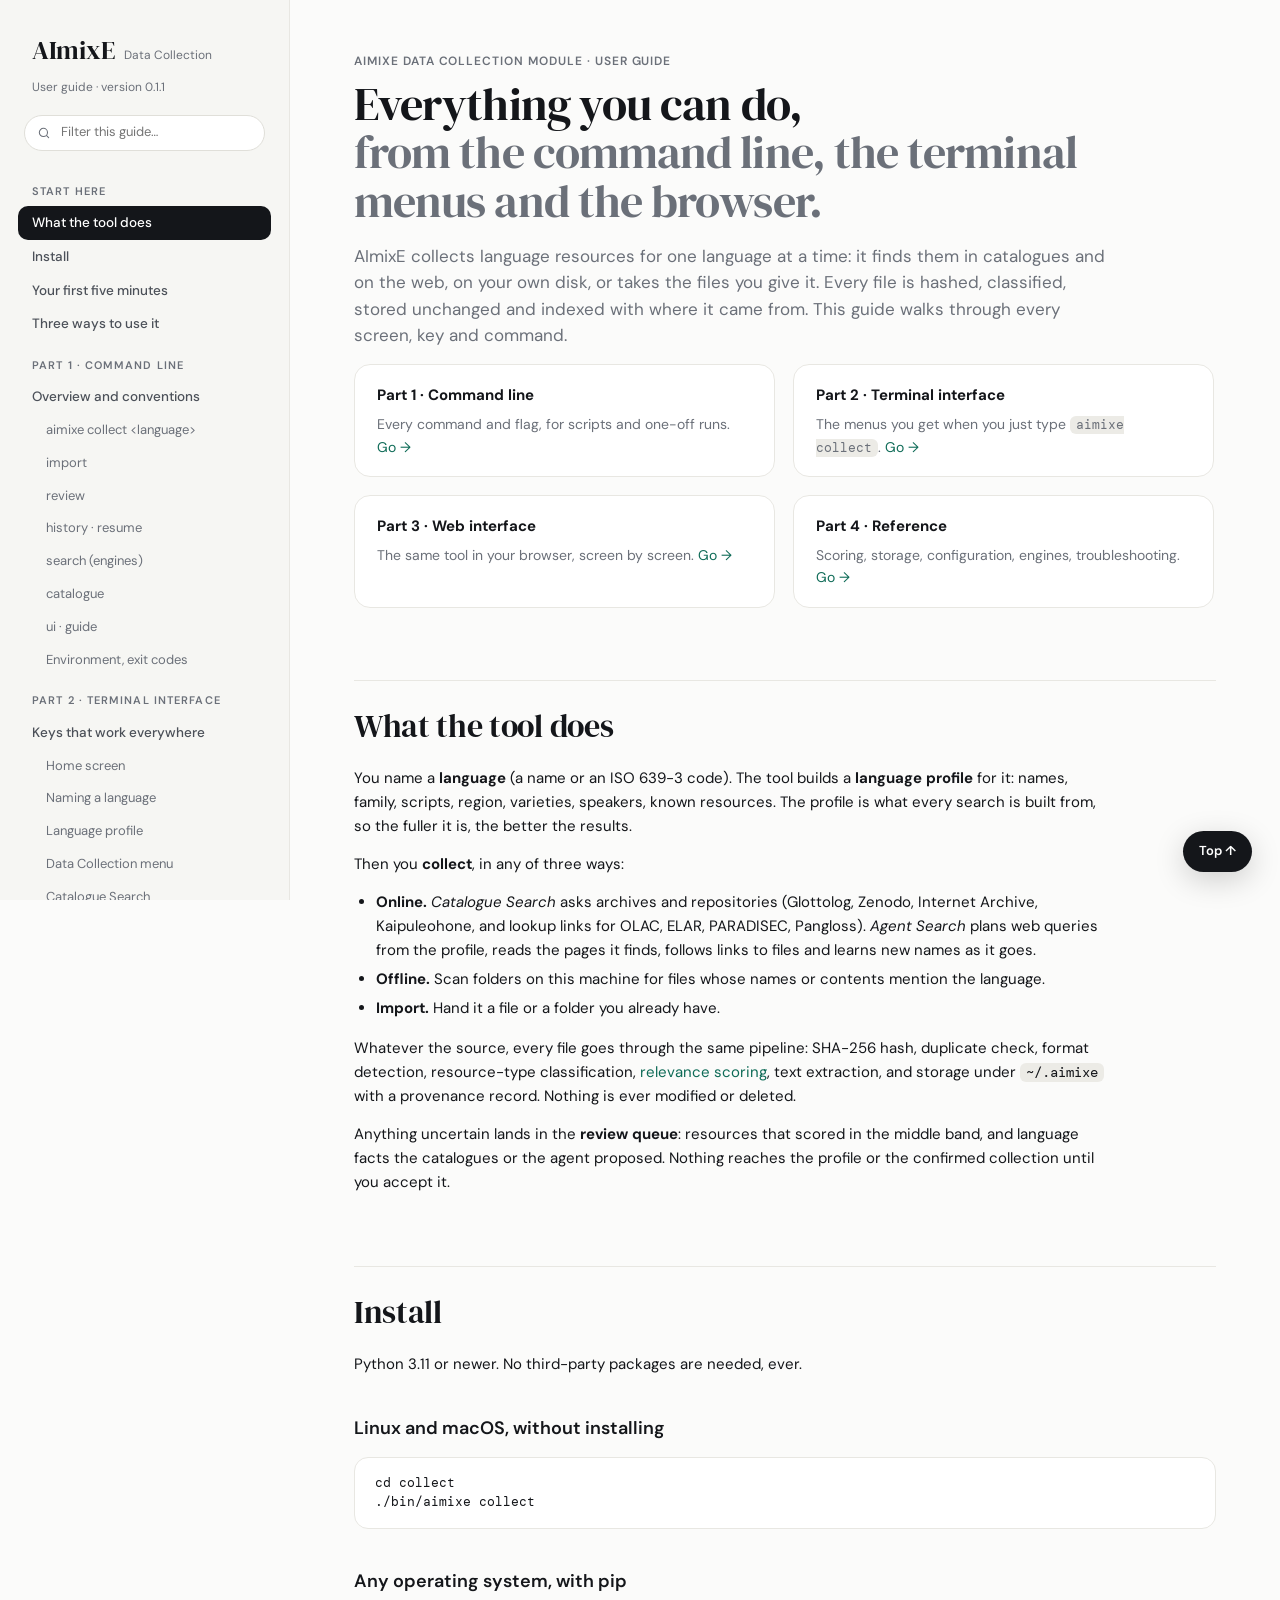
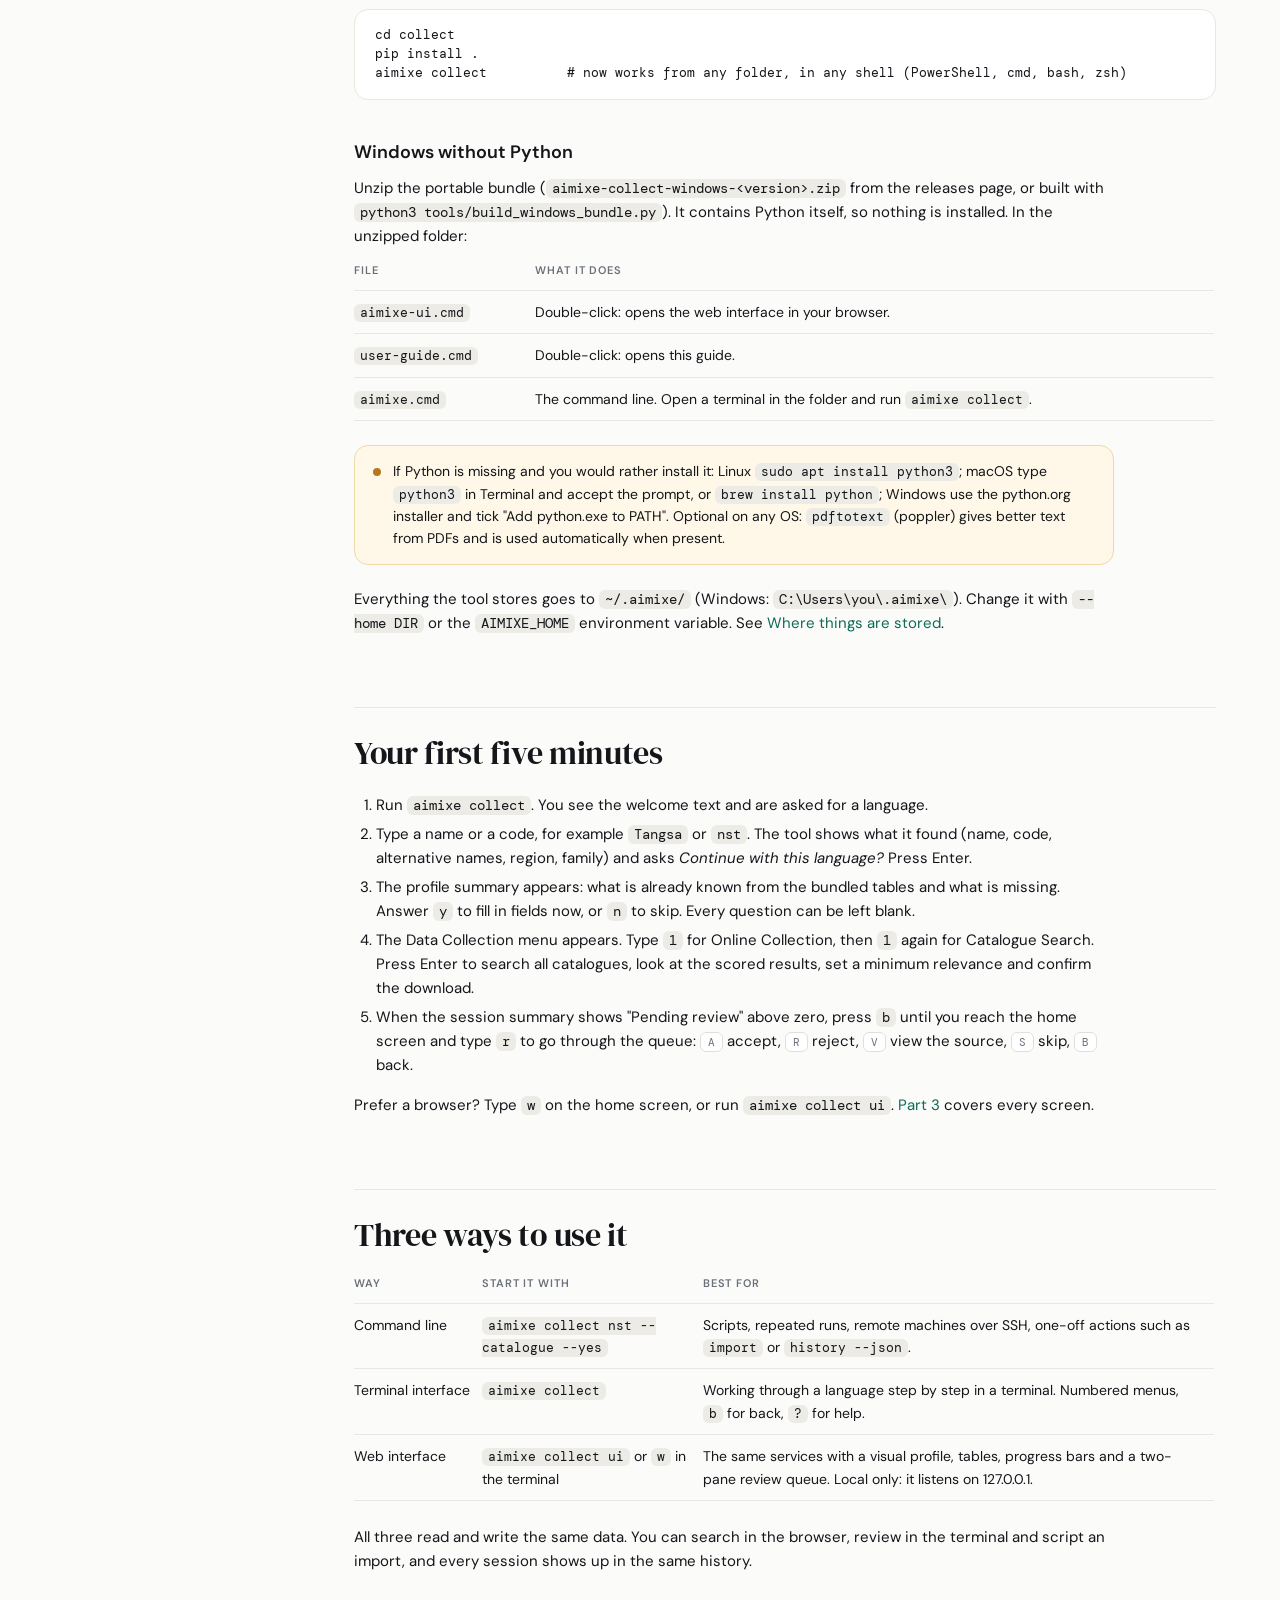
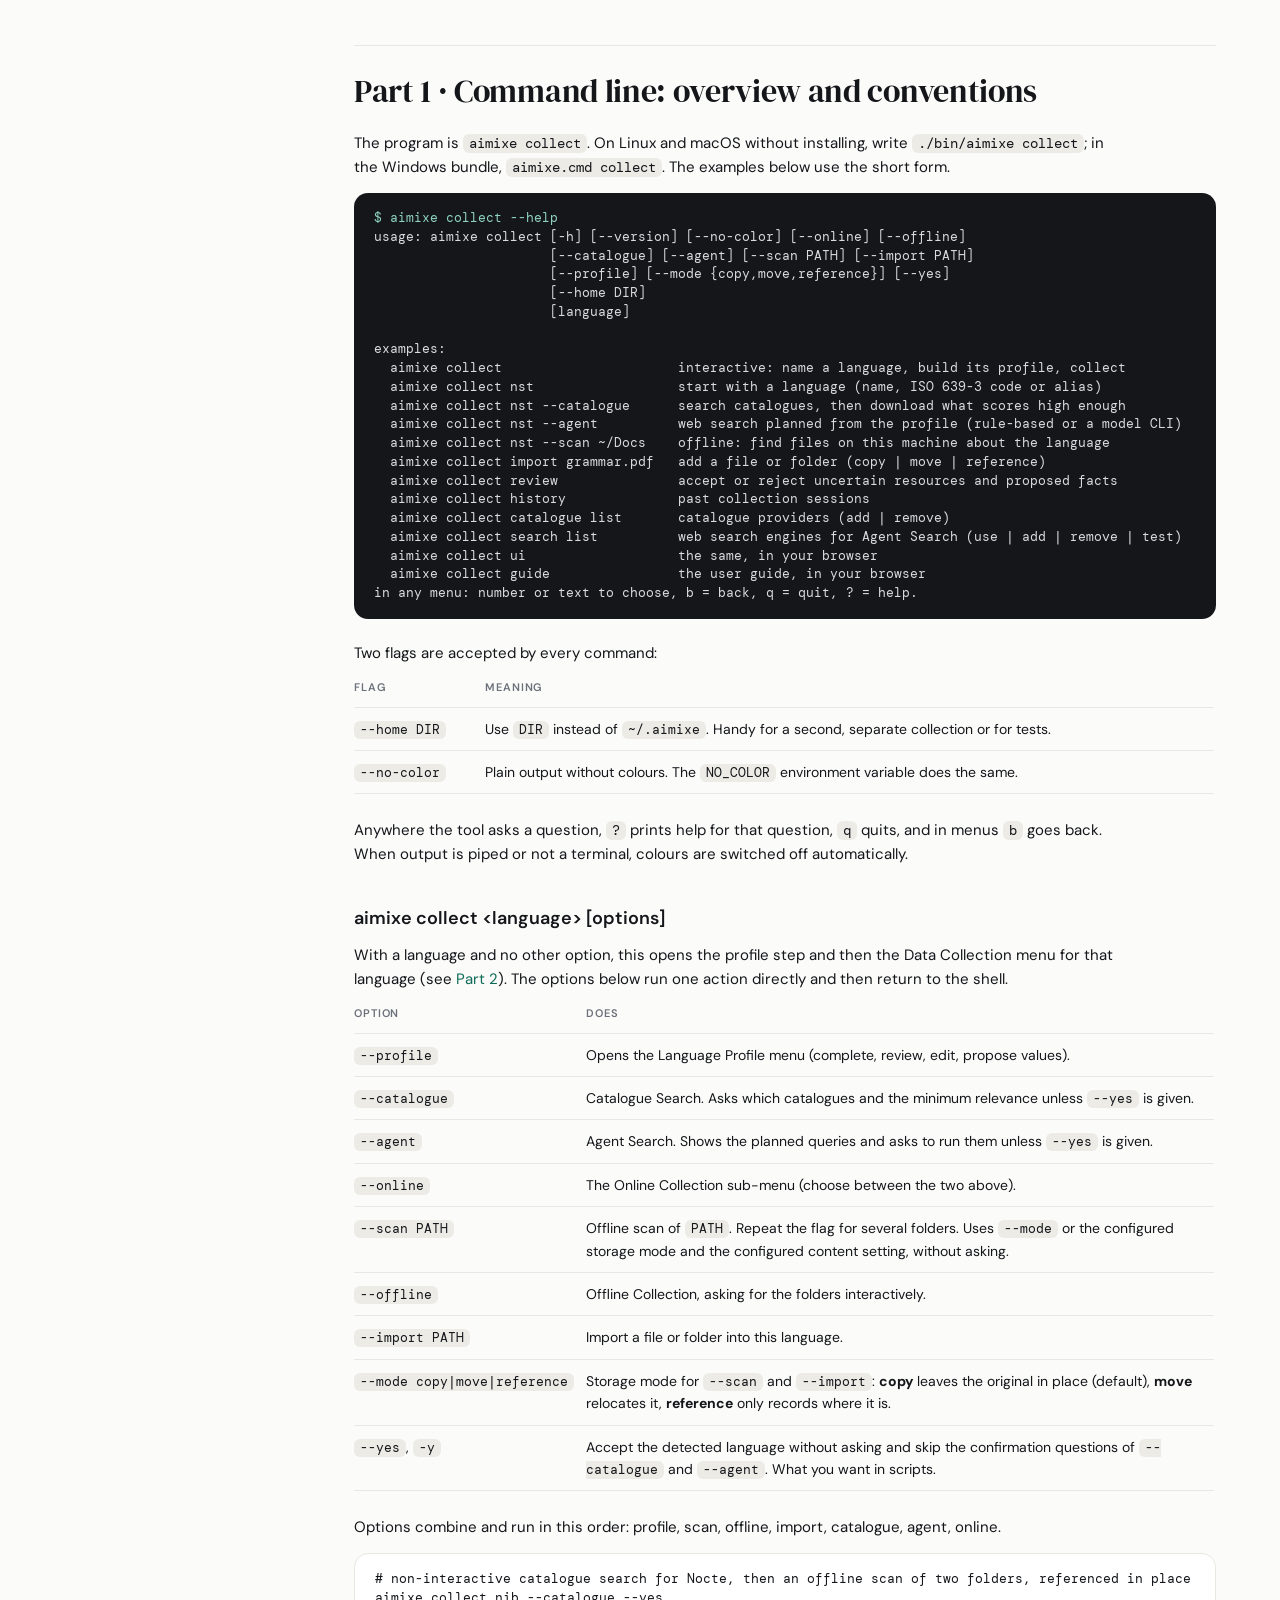
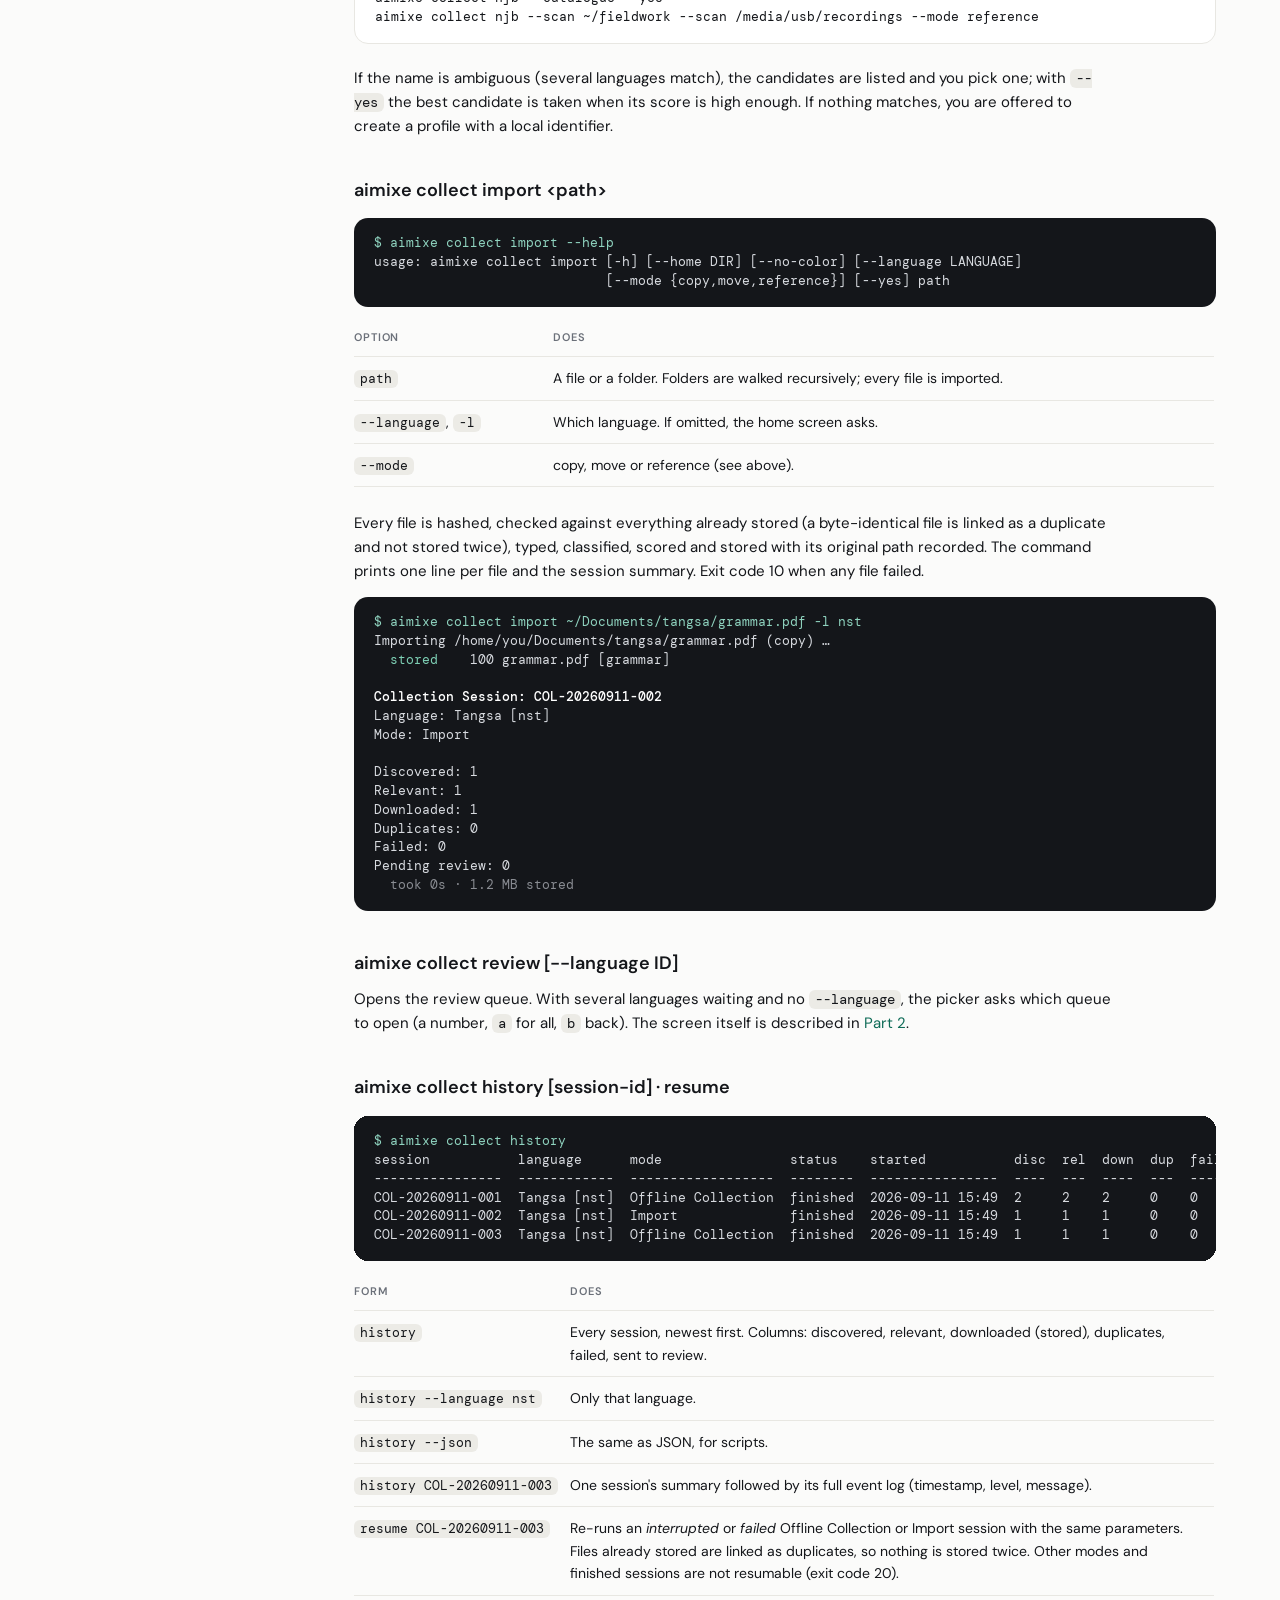
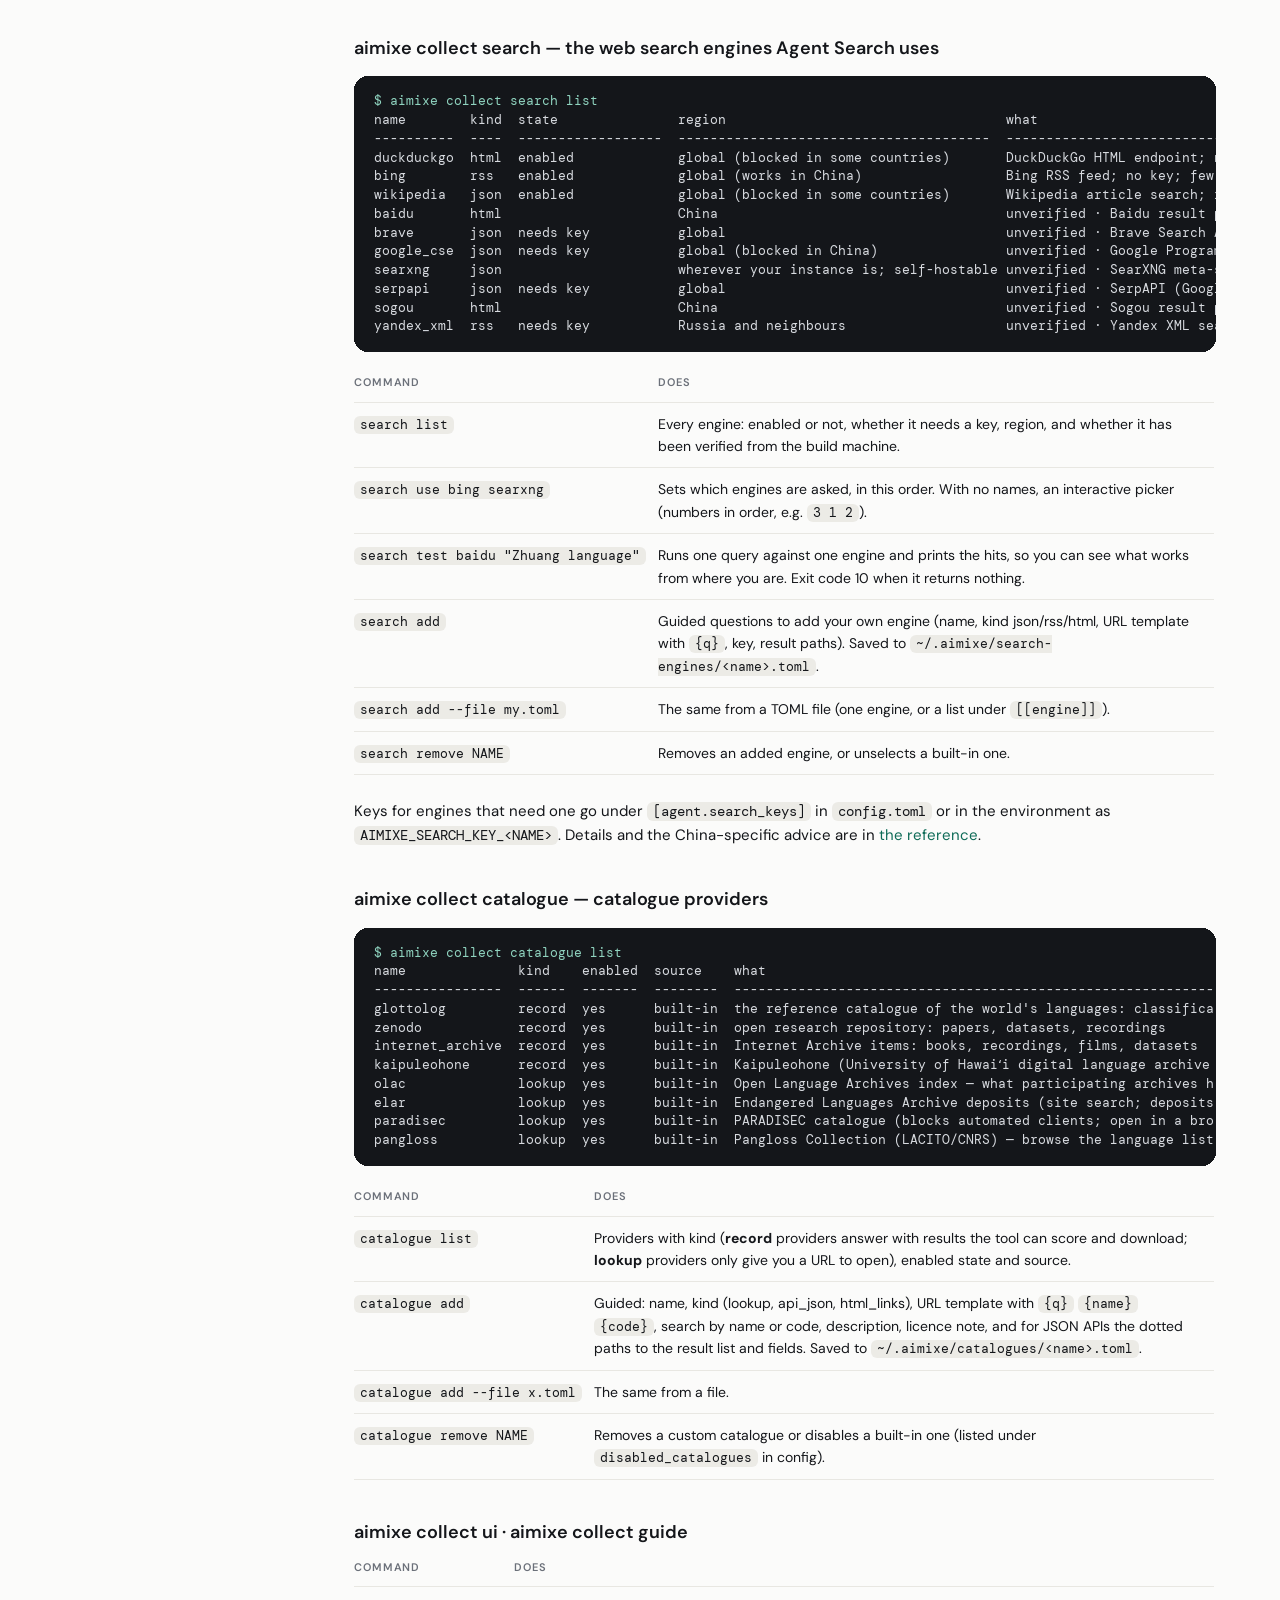
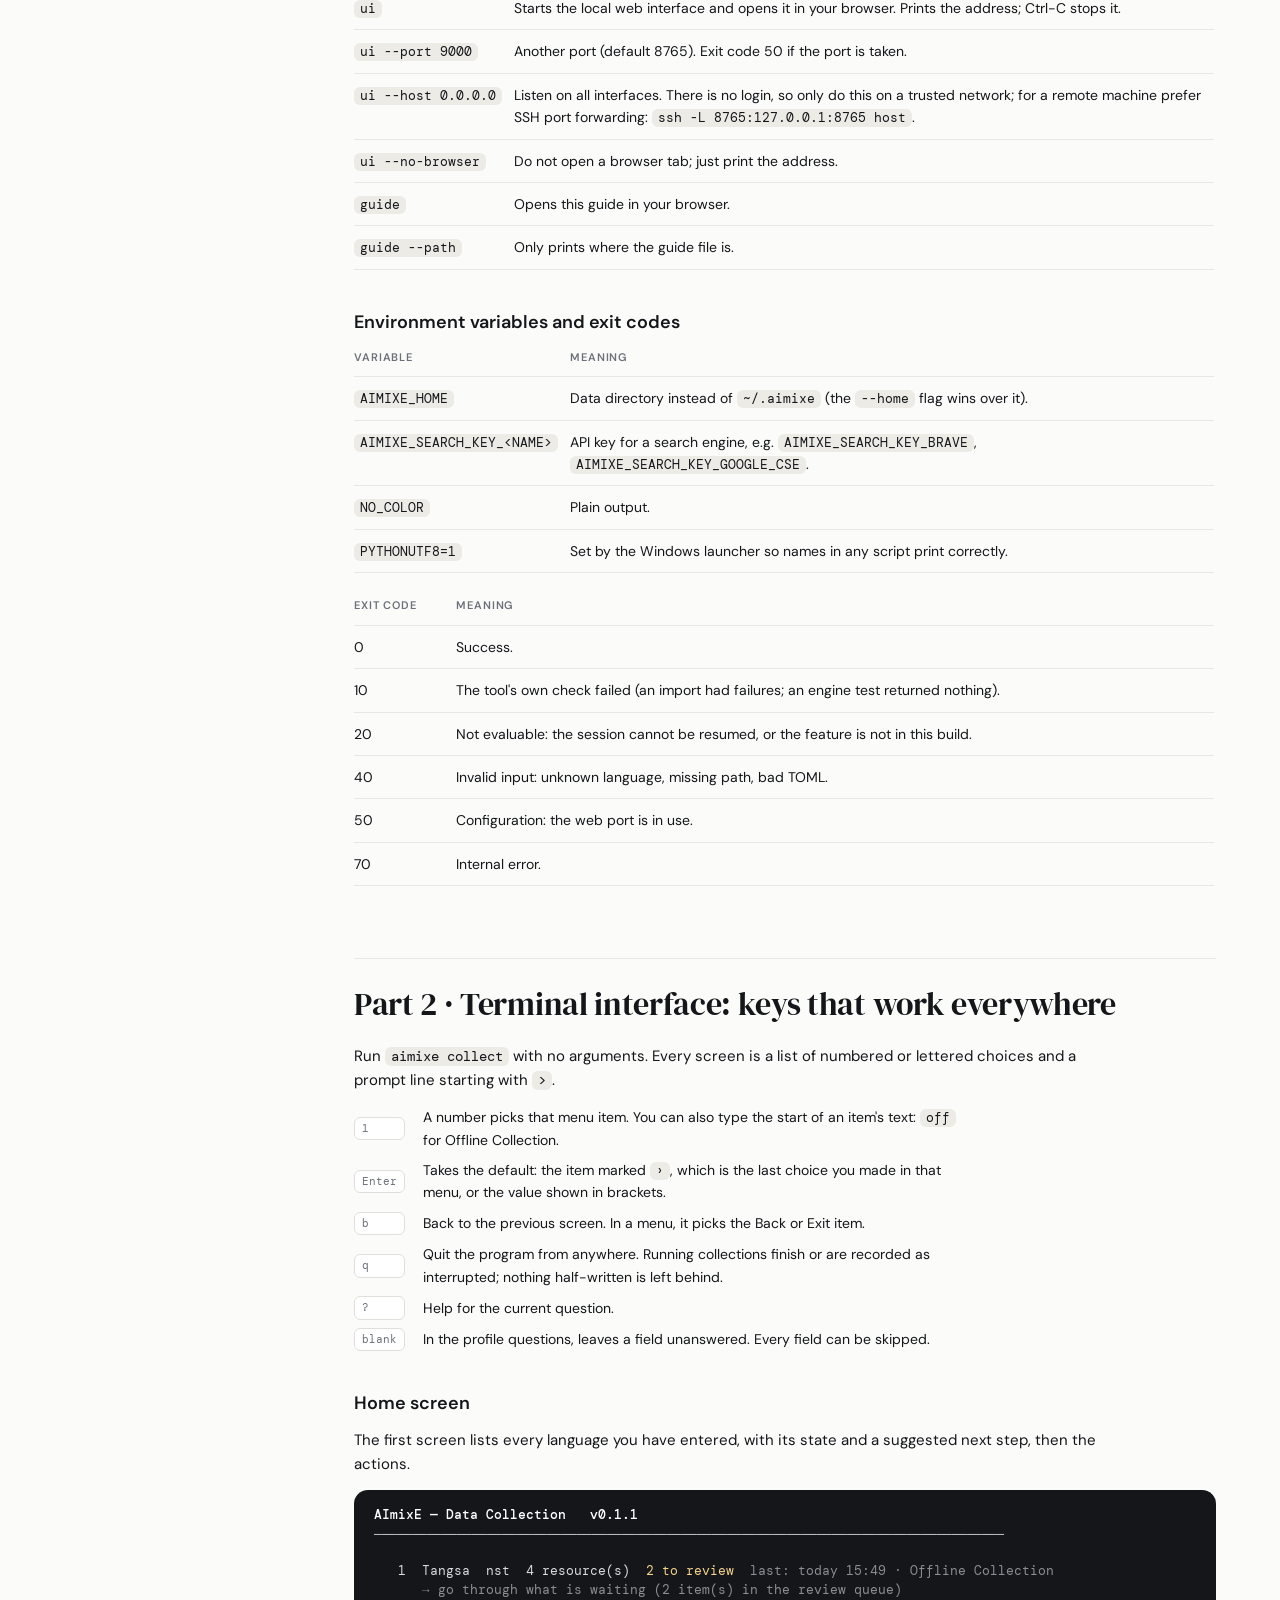
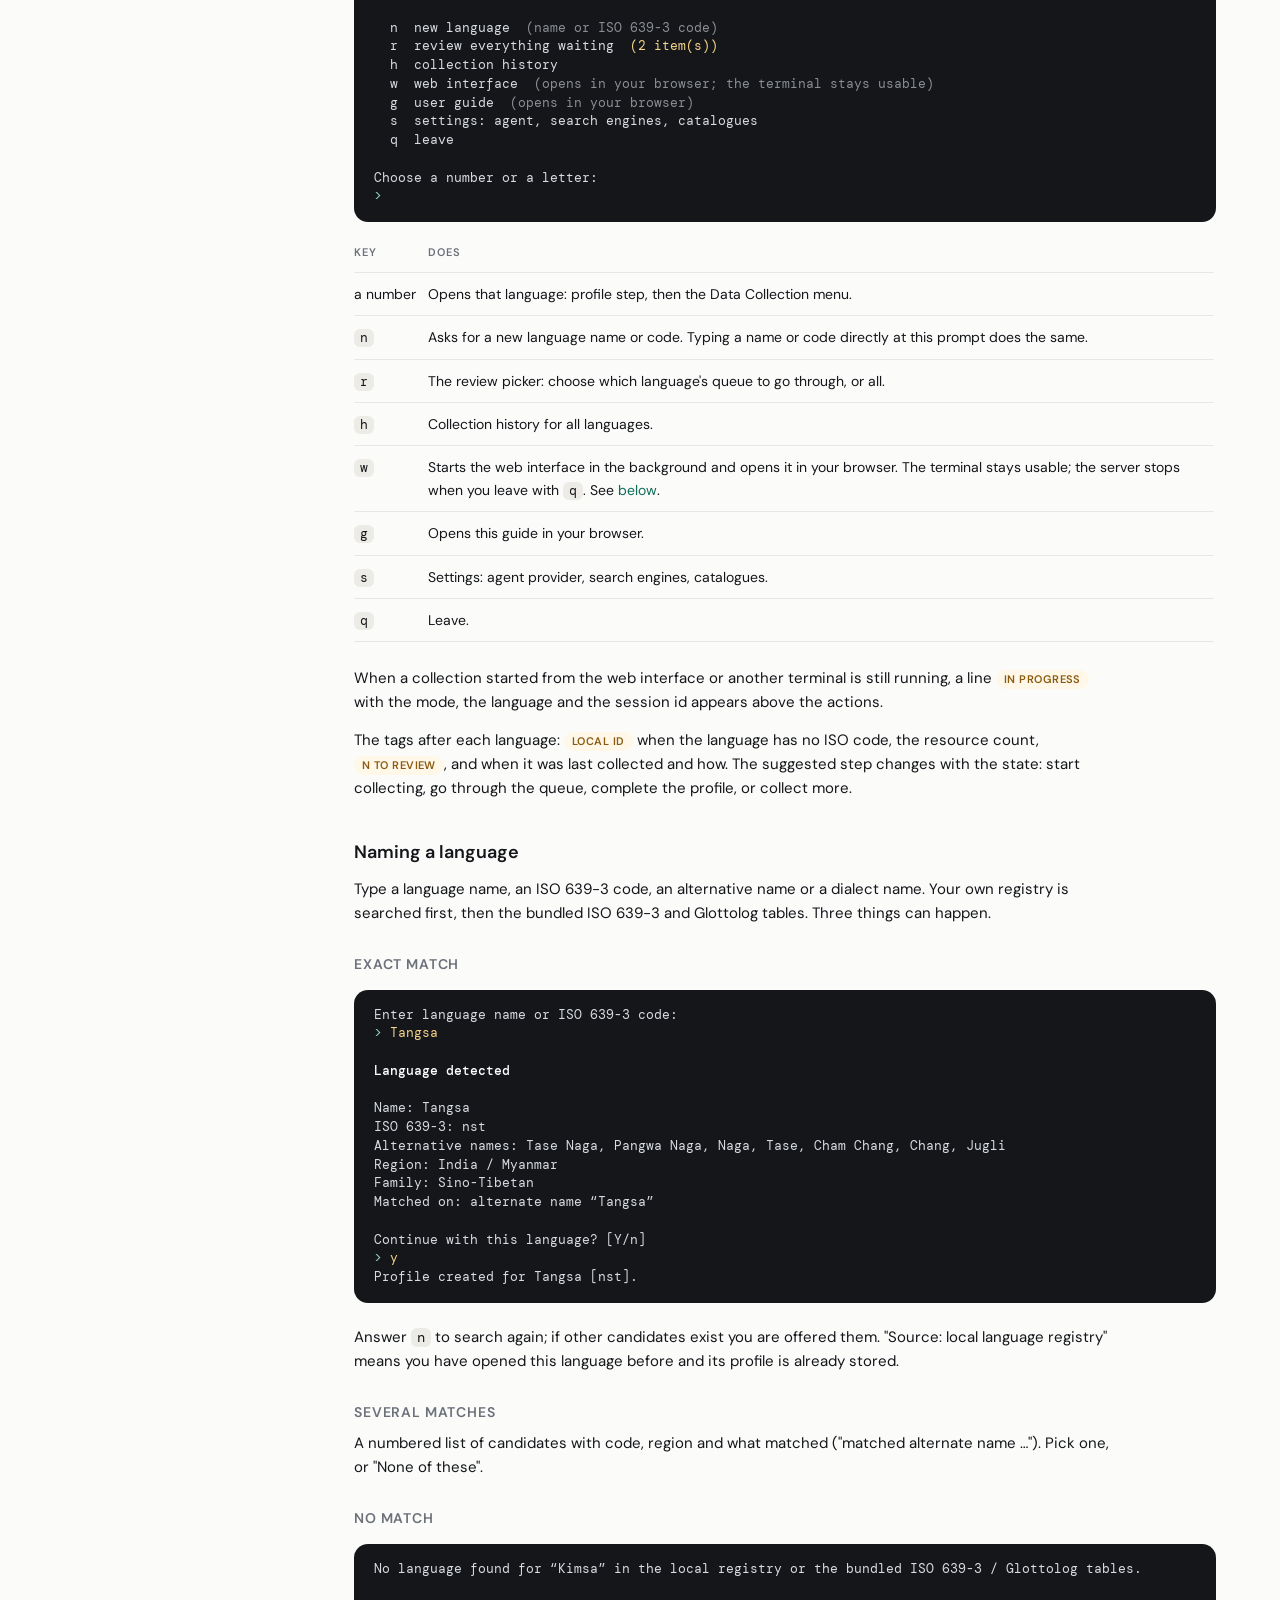
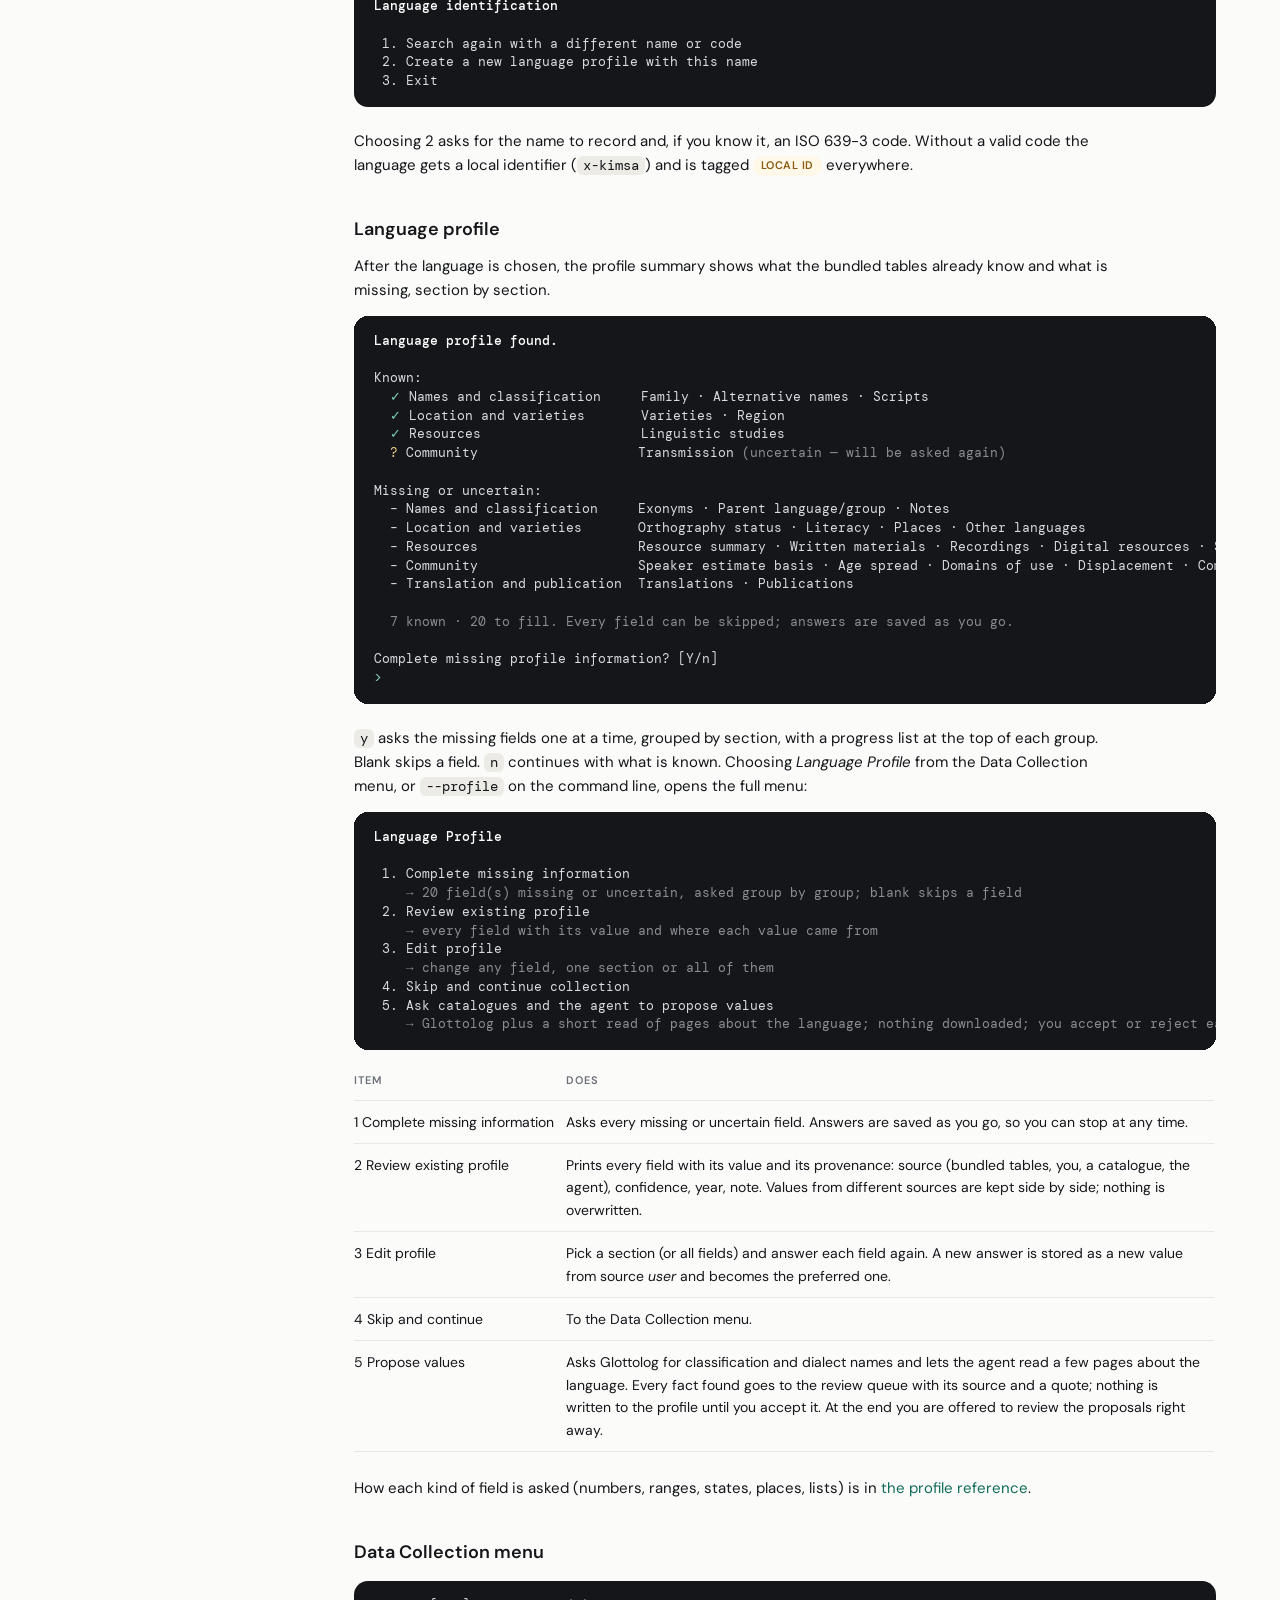
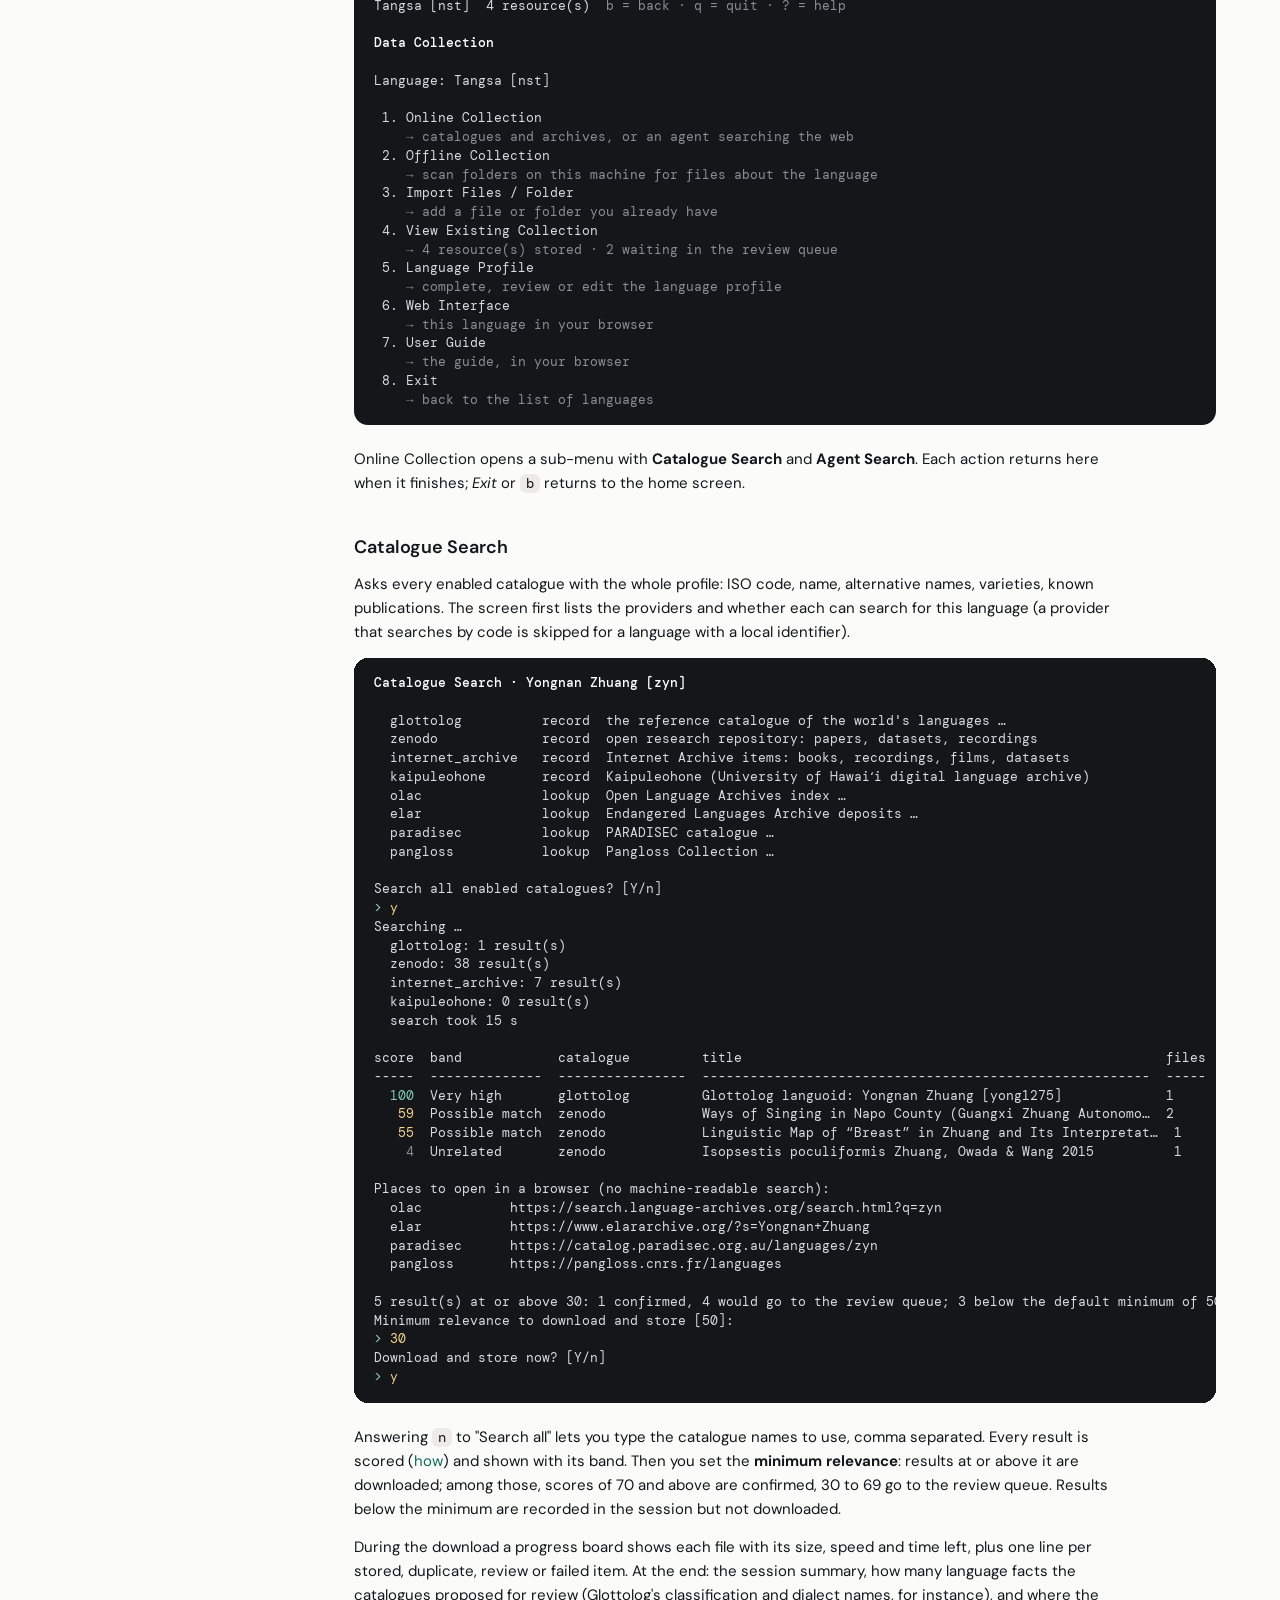
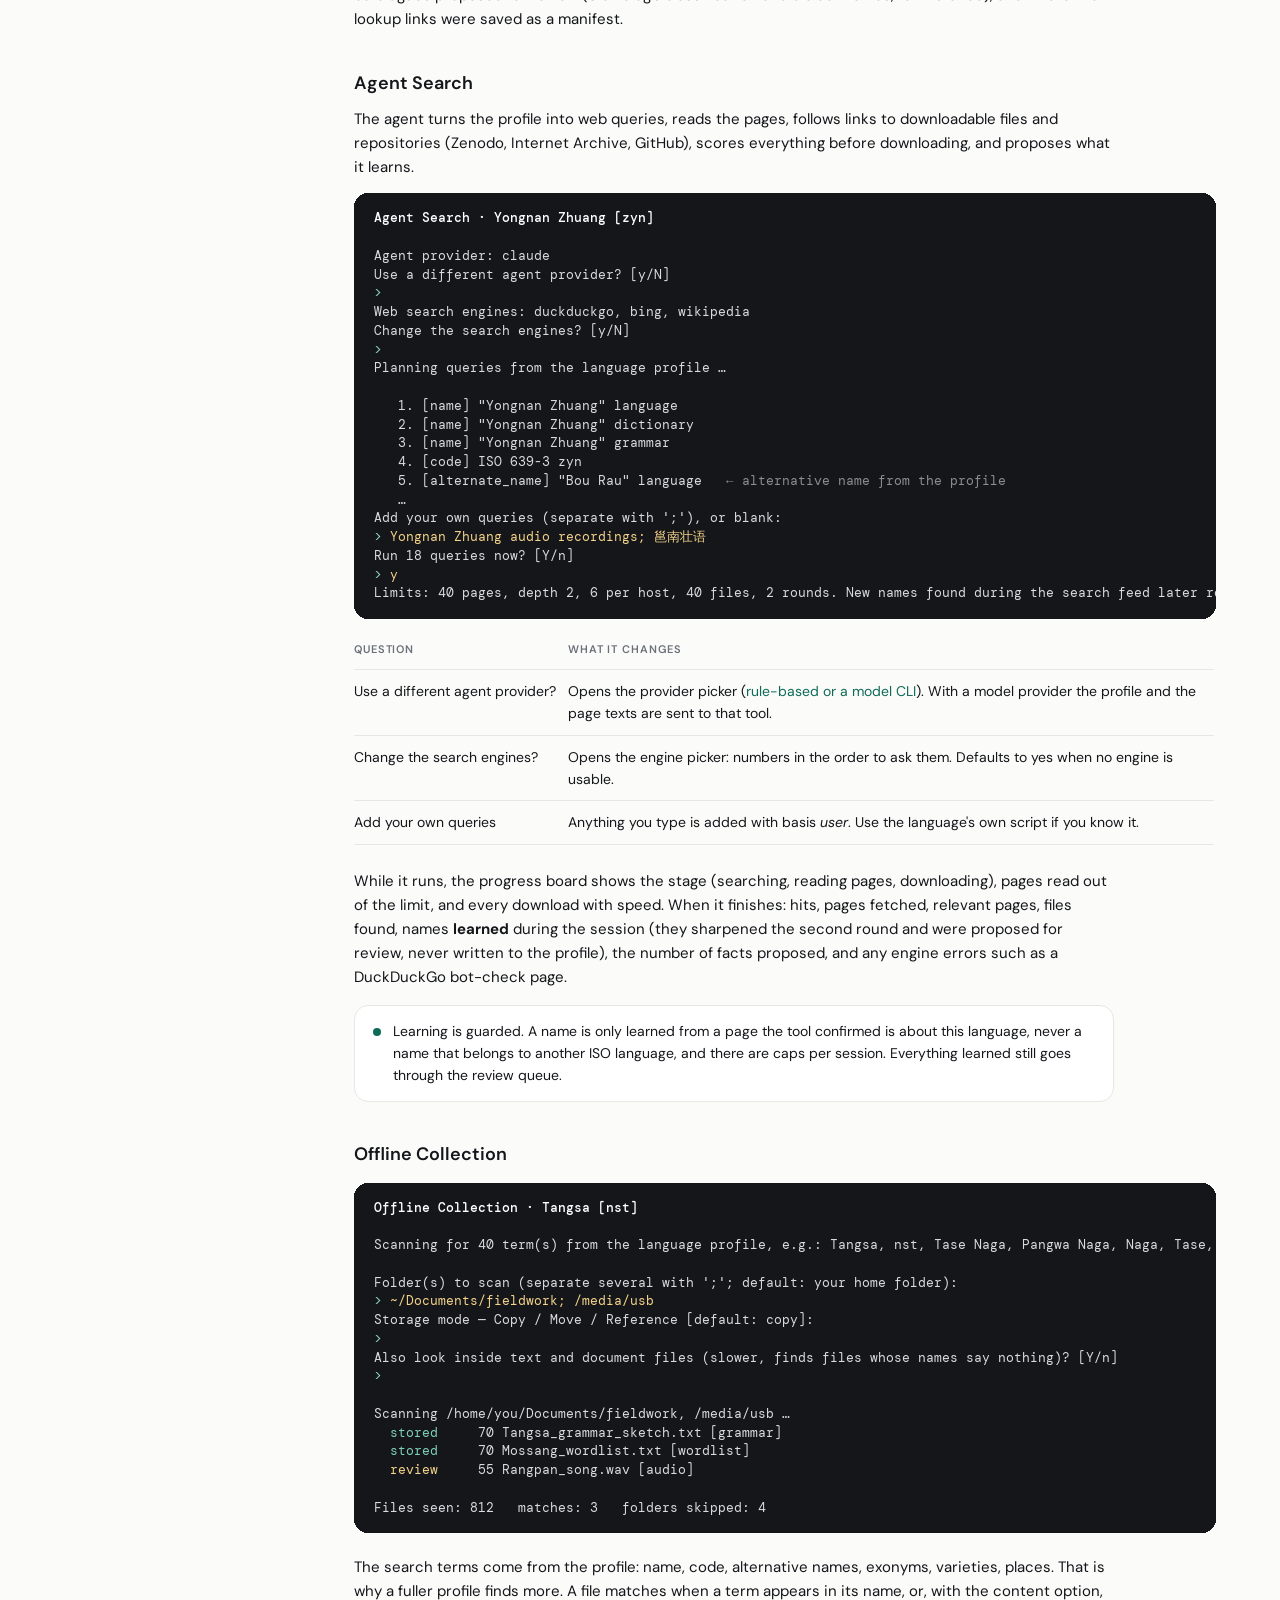
<file: collect/docs/guide/user-guide.src.html>
<!doctype html>
<html lang="en">
<head>
<meta charset="utf-8">
<meta name="viewport" content="width=device-width, initial-scale=1">
<title>AImixE Data Collection — User Guide</title>
<link rel="stylesheet" href="https://fonts.googleapis.com/css2?family=DM+Serif+Display:ital@0;1&family=DM+Sans:opsz,wght@9..40,400;9..40,500;9..40,600&family=DM+Mono:wght@400;500&display=swap">
<style>
:root { --paper:#fbfbfa; --side:#f6f6f3; --white:#fff; --ink:#14161a; --ink-2:#2b2f36; --ink-3:#4b5058; --muted:#6b7079; --line:#e8e7e2; --line-2:#e0dfd9; --track:#ecebe6;
  --green:#0e6b57; --green-ink:#0a4f41; --green-soft:#e9f3ef; --amber:#b7791f; --amber-ink:#8a5a10; --amber-soft:#fff8e8; --amber-line:#efd9a6; --red:#9b2c2c; --red-soft:#fbf0f0;
  --serif:"DM Serif Display",Georgia,"Times New Roman",serif; --sans:"DM Sans","Segoe UI",system-ui,-apple-system,sans-serif; --mono:"DM Mono",ui-monospace,"SF Mono",Menlo,Consolas,monospace; }
* { box-sizing:border-box; }
html { scroll-behavior:smooth; scroll-padding-top:24px; }
body { margin:0; font-family:var(--sans); font-size:15px; line-height:1.6; color:var(--ink); background:var(--paper); -webkit-font-smoothing:antialiased; }
a { color:var(--green); text-decoration:none; } a:hover { color:var(--green-ink); text-decoration:underline; }
.shell { display:flex; min-height:100vh; }
.side { width:290px; flex-shrink:0; position:sticky; top:0; height:100vh; overflow-y:auto; padding:26px 18px 40px; background:var(--side); border-right:1px solid var(--line); }
.brand { display:flex; align-items:baseline; gap:10px; padding:4px 14px 6px; }
.brand-name { font-family:var(--serif); font-size:26px; letter-spacing:-.01em; }
.brand-sub { font-size:12px; color:var(--muted); }
.side .sub { padding:0 14px 18px; font-size:12px; color:var(--muted); }
.filter { display:flex; align-items:center; gap:8px; margin:0 6px 16px; padding:0 12px; height:36px; border-radius:999px; background:var(--white); border:1px solid var(--line-2); color:var(--muted); }
.filter input { flex-grow:1; border:0; outline:0; background:transparent; font:inherit; font-size:13px; color:var(--ink); }
.toc { list-style:none; margin:0; padding:0; }
.toc li { margin:0; }
.toc .part { padding:16px 14px 6px; font-size:11px; font-weight:600; letter-spacing:.1em; text-transform:uppercase; color:var(--muted); }
.toc a { display:block; padding:6px 14px; border-radius:10px; font-size:13.5px; font-weight:500; color:var(--ink-3); }
.toc a.l2 { padding-left:28px; font-weight:400; font-size:13px; color:var(--muted); }
.toc a:hover { background:rgba(20,22,26,.05); text-decoration:none; color:var(--ink); }
.toc a.on { background:var(--ink); color:var(--white); }
.toc li.hide { display:none; }
main { flex-grow:1; min-width:0; padding:48px 64px 120px; max-width:1000px; }
.eyebrow { font-size:12px; font-weight:600; letter-spacing:.08em; text-transform:uppercase; color:var(--muted); }
h1 { font-family:var(--serif); font-weight:400; font-size:46px; letter-spacing:-.02em; line-height:1.05; margin:8px 0 18px; }
h1 .dim { color:var(--muted); }
h2 { font-family:var(--serif); font-weight:400; font-size:32px; letter-spacing:-.01em; margin:72px 0 14px; padding-top:20px; border-top:1px solid var(--line); }
h3 { font-size:18px; font-weight:600; margin:38px 0 10px; }
h4 { font-size:14px; font-weight:600; letter-spacing:.06em; text-transform:uppercase; color:var(--muted); margin:28px 0 8px; }
p { margin:0 0 14px; max-width:760px; }
.lede { font-size:17px; color:var(--muted); line-height:1.55; max-width:760px; }
ul, ol { margin:0 0 16px; padding-left:22px; max-width:760px; } li { margin-bottom:5px; }
code { font-family:var(--mono); font-size:.9em; background:var(--track); padding:1px 6px; border-radius:6px; }
pre { margin:14px 0 22px; padding:16px 20px; border-radius:14px; background:var(--white); border:1px solid var(--line); font-family:var(--mono); font-size:12.5px; line-height:1.5; overflow-x:auto; white-space:pre; }
pre code { background:none; padding:0; font-size:inherit; }
pre.term { background:var(--ink); color:#d8dbe0; border:0; }
pre.term .p { color:#8fd3bf; }         /* prompt lines */
pre.term .u { color:#f4d38a; }         /* what you type */
pre.term .h { color:#fff; font-weight:500; } /* headings */
pre.term .g { color:#8a8d93; }         /* grey hints */
pre.term .ok { color:#7ed0b5; } pre.term .warn { color:#f4d38a; } pre.term .bad { color:#f0a3a3; }
kbd { font-family:var(--mono); font-size:11px; color:var(--muted); padding:2px 7px; border-radius:6px; border:1px solid var(--line-2); background:var(--white); white-space:nowrap; }
.callout { display:flex; gap:12px; padding:14px 18px; border-radius:14px; margin:16px 0 22px; max-width:760px; background:var(--white); border:1px solid var(--line); font-size:14px; }
.callout .dot { width:8px; height:8px; border-radius:50%; background:var(--green); flex-shrink:0; margin-top:8px; }
.callout.warn { background:var(--amber-soft); border-color:var(--amber-line); } .callout.warn .dot { background:var(--amber); }
.callout p { margin:0; }
figure { margin:18px 0 30px; }
figure img { width:100%; max-width:960px; border-radius:14px; border:1px solid var(--line); box-shadow:0 10px 40px rgba(20,22,26,.08); display:block; }
figcaption { font-size:13px; color:var(--muted); margin-top:10px; max-width:760px; }
table { border-collapse:collapse; width:100%; max-width:860px; margin:12px 0 24px; font-size:14px; }
th { text-align:left; font-size:11px; font-weight:600; letter-spacing:.08em; text-transform:uppercase; color:var(--muted); padding:0 12px 10px 0; border-bottom:1px solid var(--line); }
td { padding:10px 12px 10px 0; border-bottom:1px solid var(--line); vertical-align:top; }
td:first-child { white-space:nowrap; }
.grid2 { display:grid; grid-template-columns:repeat(2,minmax(0,1fr)); gap:18px; max-width:860px; margin:16px 0 28px; }
.card { padding:18px 22px; border-radius:16px; background:var(--white); border:1px solid var(--line); }
.card b { display:block; margin-bottom:6px; }
.card p { font-size:14px; color:var(--muted); margin:0; }
.keys { display:grid; grid-template-columns:auto 1fr; gap:8px 18px; max-width:620px; margin:12px 0 22px; font-size:14px; align-items:center; }
.tag { display:inline-block; padding:1px 8px; border-radius:999px; background:var(--track); font-size:11px; font-weight:600; letter-spacing:.04em; text-transform:uppercase; color:var(--muted); vertical-align:middle; }
.tag.amber { background:var(--amber-soft); color:var(--amber-ink); } .tag.green { background:var(--green-soft); color:var(--green); } .tag.red { background:var(--red-soft); color:var(--red); }
.top { position:fixed; right:28px; bottom:28px; padding:10px 16px; border-radius:999px; background:var(--ink); color:var(--white); font-size:13px; font-weight:600; box-shadow:0 8px 30px rgba(0,0,0,.18); }
.top:hover { color:var(--white); text-decoration:none; }
@media (max-width:900px) { .shell { flex-direction:column; } .side { position:static; height:auto; width:auto; } main { padding:32px 24px 80px; } .grid2 { grid-template-columns:1fr; } h1 { font-size:36px; } }
@media print { .side, .top { display:none; } main { padding:0; max-width:none; } pre.term { background:#f3f3f0; color:#222; } }
</style>
</head>
<body>
<div class="shell">
<aside class="side">
  <div class="brand"><span class="brand-name">AImixE</span><span class="brand-sub">Data Collection</span></div>
  <div class="sub">User guide · version 0.1.1</div>
  <label class="filter"><svg width="14" height="14" viewBox="0 0 24 24" fill="none" stroke="currentColor" stroke-width="1.8" stroke-linecap="round"><circle cx="11" cy="11" r="7"></circle><path d="M20 20l-3.5-3.5"></path></svg><input id="filter" placeholder="Filter this guide…"></label>
  <ul class="toc" id="toc">
    <li class="part">Start here</li>
    <li><a href="#what">What the tool does</a></li>
    <li><a href="#install">Install</a></li>
    <li><a href="#first">Your first five minutes</a></li>
    <li><a href="#three-ways">Three ways to use it</a></li>
    <li class="part">Part 1 · Command line</li>
    <li><a href="#cli">Overview and conventions</a></li>
    <li><a href="#cli-collect" class="l2">aimixe collect &lt;language&gt;</a></li>
    <li><a href="#cli-import" class="l2">import</a></li>
    <li><a href="#cli-review" class="l2">review</a></li>
    <li><a href="#cli-history" class="l2">history · resume</a></li>
    <li><a href="#cli-search" class="l2">search (engines)</a></li>
    <li><a href="#cli-catalogue" class="l2">catalogue</a></li>
    <li><a href="#cli-ui" class="l2">ui · guide</a></li>
    <li><a href="#cli-env" class="l2">Environment, exit codes</a></li>
    <li class="part">Part 2 · Terminal interface</li>
    <li><a href="#tui">Keys that work everywhere</a></li>
    <li><a href="#tui-home" class="l2">Home screen</a></li>
    <li><a href="#tui-language" class="l2">Naming a language</a></li>
    <li><a href="#tui-profile" class="l2">Language profile</a></li>
    <li><a href="#tui-menu" class="l2">Data Collection menu</a></li>
    <li><a href="#tui-catalogue" class="l2">Catalogue Search</a></li>
    <li><a href="#tui-agent" class="l2">Agent Search</a></li>
    <li><a href="#tui-offline" class="l2">Offline Collection</a></li>
    <li><a href="#tui-import" class="l2">Import Files / Folder</a></li>
    <li><a href="#tui-collection" class="l2">View Existing Collection</a></li>
    <li><a href="#tui-review" class="l2">Review queue</a></li>
    <li><a href="#tui-history" class="l2">History</a></li>
    <li><a href="#tui-settings" class="l2">Settings</a></li>
    <li><a href="#tui-web" class="l2">w · g: browser from the terminal</a></li>
    <li class="part">Part 3 · Web interface</li>
    <li><a href="#web">Starting it</a></li>
    <li><a href="#web-home" class="l2">Home</a></li>
    <li><a href="#web-find" class="l2">New language</a></li>
    <li><a href="#web-profile" class="l2">Profile</a></li>
    <li><a href="#web-catalogue" class="l2">Catalogue search</a></li>
    <li><a href="#web-agent" class="l2">Agent search</a></li>
    <li><a href="#web-offline" class="l2">Offline · Import</a></li>
    <li><a href="#web-collection" class="l2">Collection</a></li>
    <li><a href="#web-review" class="l2">Review queue</a></li>
    <li><a href="#web-history" class="l2">History</a></li>
    <li><a href="#web-settings" class="l2">Settings · Catalogues</a></li>
    <li><a href="#web-jobs" class="l2">Leaving a page while a run is going</a></li>
    <li><a href="#web-keys" class="l2">Shortcuts and addresses</a></li>
    <li class="part">Part 4 · Reference</li>
    <li><a href="#ref-relevance">Relevance scoring</a></li>
    <li><a href="#ref-profile">Profile fields</a></li>
    <li><a href="#ref-storage">Where things are stored</a></li>
    <li><a href="#ref-config">config.toml</a></li>
    <li><a href="#ref-engines">Search engines, China, keys</a></li>
    <li><a href="#ref-agents">Agent providers</a></li>
    <li><a href="#ref-catalogues">Catalogue providers</a></li>
    <li><a href="#ref-trouble">Troubleshooting</a></li>
  </ul>
</aside>

<main>
<span class="eyebrow">AImixE Data Collection Module · user guide</span>
<h1>Everything you can do,<br><span class="dim">from the command line, the terminal menus and the browser.</span></h1>
<p class="lede">AImixE collects language resources for one language at a time: it finds them in catalogues and on the web, on your own disk, or takes the files you give it. Every file is hashed, classified, stored unchanged and indexed with where it came from. This guide walks through every screen, key and command.</p>

<div class="grid2">
  <div class="card"><b>Part 1 · Command line</b><p>Every command and flag, for scripts and one-off runs. <a href="#cli">Go →</a></p></div>
  <div class="card"><b>Part 2 · Terminal interface</b><p>The menus you get when you just type <code>aimixe collect</code>. <a href="#tui">Go →</a></p></div>
  <div class="card"><b>Part 3 · Web interface</b><p>The same tool in your browser, screen by screen. <a href="#web">Go →</a></p></div>
  <div class="card"><b>Part 4 · Reference</b><p>Scoring, storage, configuration, engines, troubleshooting. <a href="#ref-relevance">Go →</a></p></div>
</div>

<!-- ============================================================== START HERE -->
<h2 id="what">What the tool does</h2>
<p>You name a <b>language</b> (a name or an ISO 639-3 code). The tool builds a <b>language profile</b> for it: names, family, scripts, region, varieties, speakers, known resources. The profile is what every search is built from, so the fuller it is, the better the results.</p>
<p>Then you <b>collect</b>, in any of three ways:</p>
<ul>
  <li><b>Online.</b> <i>Catalogue Search</i> asks archives and repositories (Glottolog, Zenodo, Internet Archive, Kaipuleohone, and lookup links for OLAC, ELAR, PARADISEC, Pangloss). <i>Agent Search</i> plans web queries from the profile, reads the pages it finds, follows links to files and learns new names as it goes.</li>
  <li><b>Offline.</b> Scan folders on this machine for files whose names or contents mention the language.</li>
  <li><b>Import.</b> Hand it a file or a folder you already have.</li>
</ul>
<p>Whatever the source, every file goes through the same pipeline: SHA-256 hash, duplicate check, format detection, resource-type classification, <a href="#ref-relevance">relevance scoring</a>, text extraction, and storage under <code>~/.aimixe</code> with a provenance record. Nothing is ever modified or deleted.</p>
<p>Anything uncertain lands in the <b>review queue</b>: resources that scored in the middle band, and language facts the catalogues or the agent proposed. Nothing reaches the profile or the confirmed collection until you accept it.</p>

<h2 id="install">Install</h2>
<p>Python 3.11 or newer. No third-party packages are needed, ever.</p>
<h3>Linux and macOS, without installing</h3>
<pre><code>cd collect
./bin/aimixe collect</code></pre>
<h3>Any operating system, with pip</h3>
<pre><code>cd collect
pip install .
aimixe collect          # now works from any folder, in any shell (PowerShell, cmd, bash, zsh)</code></pre>
<h3>Windows without Python</h3>
<p>Unzip the portable bundle (<code>aimixe-collect-windows-&lt;version&gt;.zip</code> from the releases page, or built with <code>python3 tools/build_windows_bundle.py</code>). It contains Python itself, so nothing is installed. In the unzipped folder:</p>
<table>
<tr><th>File</th><th>What it does</th></tr>
<tr><td><code>aimixe-ui.cmd</code></td><td>Double-click: opens the web interface in your browser.</td></tr>
<tr><td><code>user-guide.cmd</code></td><td>Double-click: opens this guide.</td></tr>
<tr><td><code>aimixe.cmd</code></td><td>The command line. Open a terminal in the folder and run <code>aimixe collect</code>.</td></tr>
</table>
<div class="callout warn"><span class="dot"></span><p>If Python is missing and you would rather install it: Linux <code>sudo apt install python3</code>; macOS type <code>python3</code> in Terminal and accept the prompt, or <code>brew install python</code>; Windows use the python.org installer and tick "Add python.exe to PATH". Optional on any OS: <code>pdftotext</code> (poppler) gives better text from PDFs and is used automatically when present.</p></div>
<p>Everything the tool stores goes to <code>~/.aimixe/</code> (Windows: <code>C:\Users\you\.aimixe\</code>). Change it with <code>--home DIR</code> or the <code>AIMIXE_HOME</code> environment variable. See <a href="#ref-storage">Where things are stored</a>.</p>

<h2 id="first">Your first five minutes</h2>
<ol>
  <li>Run <code>aimixe collect</code>. You see the welcome text and are asked for a language.</li>
  <li>Type a name or a code, for example <code>Tangsa</code> or <code>nst</code>. The tool shows what it found (name, code, alternative names, region, family) and asks <i>Continue with this language?</i> Press Enter.</li>
  <li>The profile summary appears: what is already known from the bundled tables and what is missing. Answer <code>y</code> to fill in fields now, or <code>n</code> to skip. Every question can be left blank.</li>
  <li>The Data Collection menu appears. Type <code>1</code> for Online Collection, then <code>1</code> again for Catalogue Search. Press Enter to search all catalogues, look at the scored results, set a minimum relevance and confirm the download.</li>
  <li>When the session summary shows "Pending review" above zero, press <code>b</code> until you reach the home screen and type <code>r</code> to go through the queue: <kbd>A</kbd> accept, <kbd>R</kbd> reject, <kbd>V</kbd> view the source, <kbd>S</kbd> skip, <kbd>B</kbd> back.</li>
</ol>
<p>Prefer a browser? Type <code>w</code> on the home screen, or run <code>aimixe collect ui</code>. <a href="#web">Part 3</a> covers every screen.</p>

<h2 id="three-ways">Three ways to use it</h2>
<table>
<tr><th>Way</th><th>Start it with</th><th>Best for</th></tr>
<tr><td>Command line</td><td><code>aimixe collect nst --catalogue --yes</code></td><td>Scripts, repeated runs, remote machines over SSH, one-off actions such as <code>import</code> or <code>history --json</code>.</td></tr>
<tr><td>Terminal interface</td><td><code>aimixe collect</code></td><td>Working through a language step by step in a terminal. Numbered menus, <code>b</code> for back, <code>?</code> for help.</td></tr>
<tr><td>Web interface</td><td><code>aimixe collect ui</code> or <code>w</code> in the terminal</td><td>The same services with a visual profile, tables, progress bars and a two-pane review queue. Local only: it listens on 127.0.0.1.</td></tr>
</table>
<p>All three read and write the same data. You can search in the browser, review in the terminal and script an import, and every session shows up in the same history.</p>

<!-- ============================================================== PART 1 -->
<h2 id="cli">Part 1 · Command line: overview and conventions</h2>
<p>The program is <code>aimixe collect</code>. On Linux and macOS without installing, write <code>./bin/aimixe collect</code>; in the Windows bundle, <code>aimixe.cmd collect</code>. The examples below use the short form.</p>
<pre class="term"><span class="p">$ aimixe collect --help</span>
usage: aimixe collect [-h] [--version] [--no-color] [--online] [--offline]
                      [--catalogue] [--agent] [--scan PATH] [--import PATH]
                      [--profile] [--mode {copy,move,reference}] [--yes]
                      [--home DIR]
                      [language]

examples:
  aimixe collect                      interactive: name a language, build its profile, collect
  aimixe collect nst                  start with a language (name, ISO 639-3 code or alias)
  aimixe collect nst --catalogue      search catalogues, then download what scores high enough
  aimixe collect nst --agent          web search planned from the profile (rule-based or a model CLI)
  aimixe collect nst --scan ~/Docs    offline: find files on this machine about the language
  aimixe collect import grammar.pdf   add a file or folder (copy | move | reference)
  aimixe collect review               accept or reject uncertain resources and proposed facts
  aimixe collect history              past collection sessions
  aimixe collect catalogue list       catalogue providers (add | remove)
  aimixe collect search list          web search engines for Agent Search (use | add | remove | test)
  aimixe collect ui                   the same, in your browser
  aimixe collect guide                the user guide, in your browser
in any menu: number or text to choose, b = back, q = quit, ? = help.</pre>
<p>Two flags are accepted by every command:</p>
<table>
<tr><th>Flag</th><th>Meaning</th></tr>
<tr><td><code>--home DIR</code></td><td>Use <code>DIR</code> instead of <code>~/.aimixe</code>. Handy for a second, separate collection or for tests.</td></tr>
<tr><td><code>--no-color</code></td><td>Plain output without colours. The <code>NO_COLOR</code> environment variable does the same.</td></tr>
</table>
<p>Anywhere the tool asks a question, <code>?</code> prints help for that question, <code>q</code> quits, and in menus <code>b</code> goes back. When output is piped or not a terminal, colours are switched off automatically.</p>

<h3 id="cli-collect">aimixe collect &lt;language&gt; [options]</h3>
<p>With a language and no other option, this opens the profile step and then the Data Collection menu for that language (see <a href="#tui-menu">Part 2</a>). The options below run one action directly and then return to the shell.</p>
<table>
<tr><th>Option</th><th>Does</th></tr>
<tr><td><code>--profile</code></td><td>Opens the Language Profile menu (complete, review, edit, propose values).</td></tr>
<tr><td><code>--catalogue</code></td><td>Catalogue Search. Asks which catalogues and the minimum relevance unless <code>--yes</code> is given.</td></tr>
<tr><td><code>--agent</code></td><td>Agent Search. Shows the planned queries and asks to run them unless <code>--yes</code> is given.</td></tr>
<tr><td><code>--online</code></td><td>The Online Collection sub-menu (choose between the two above).</td></tr>
<tr><td><code>--scan PATH</code></td><td>Offline scan of <code>PATH</code>. Repeat the flag for several folders. Uses <code>--mode</code> or the configured storage mode and the configured content setting, without asking.</td></tr>
<tr><td><code>--offline</code></td><td>Offline Collection, asking for the folders interactively.</td></tr>
<tr><td><code>--import PATH</code></td><td>Import a file or folder into this language.</td></tr>
<tr><td><code>--mode copy|move|reference</code></td><td>Storage mode for <code>--scan</code> and <code>--import</code>: <b>copy</b> leaves the original in place (default), <b>move</b> relocates it, <b>reference</b> only records where it is.</td></tr>
<tr><td><code>--yes</code>, <code>-y</code></td><td>Accept the detected language without asking and skip the confirmation questions of <code>--catalogue</code> and <code>--agent</code>. What you want in scripts.</td></tr>
</table>
<p>Options combine and run in this order: profile, scan, offline, import, catalogue, agent, online.</p>
<pre><code># non-interactive catalogue search for Nocte, then an offline scan of two folders, referenced in place
aimixe collect njb --catalogue --yes
aimixe collect njb --scan ~/fieldwork --scan /media/usb/recordings --mode reference</code></pre>
<p>If the name is ambiguous (several languages match), the candidates are listed and you pick one; with <code>--yes</code> the best candidate is taken when its score is high enough. If nothing matches, you are offered to create a profile with a local identifier.</p>

<h3 id="cli-import">aimixe collect import &lt;path&gt;</h3>
<pre class="term"><span class="p">$ aimixe collect import --help</span>
usage: aimixe collect import [-h] [--home DIR] [--no-color] [--language LANGUAGE]
                             [--mode {copy,move,reference}] [--yes] path</pre>
<table>
<tr><th>Option</th><th>Does</th></tr>
<tr><td><code>path</code></td><td>A file or a folder. Folders are walked recursively; every file is imported.</td></tr>
<tr><td><code>--language</code>, <code>-l</code></td><td>Which language. If omitted, the home screen asks.</td></tr>
<tr><td><code>--mode</code></td><td>copy, move or reference (see above).</td></tr>
</table>
<p>Every file is hashed, checked against everything already stored (a byte-identical file is linked as a duplicate and not stored twice), typed, classified, scored and stored with its original path recorded. The command prints one line per file and the session summary. Exit code 10 when any file failed.</p>
<pre class="term"><span class="p">$ aimixe collect import ~/Documents/tangsa/grammar.pdf -l nst</span>
Importing /home/you/Documents/tangsa/grammar.pdf (copy) …
  <span class="ok">stored</span>    100 grammar.pdf [grammar]

<span class="h">Collection Session: COL-20260911-002</span>
Language: Tangsa [nst]
Mode: Import

Discovered: 1
Relevant: 1
Downloaded: 1
Duplicates: 0
Failed: 0
Pending review: 0
  <span class="g">took 0s · 1.2 MB stored</span></pre>

<h3 id="cli-review">aimixe collect review [--language ID]</h3>
<p>Opens the review queue. With several languages waiting and no <code>--language</code>, the picker asks which queue to open (a number, <code>a</code> for all, <code>b</code> back). The screen itself is described in <a href="#tui-review">Part 2</a>.</p>

<h3 id="cli-history">aimixe collect history [session-id] · resume</h3>
<pre class="term"><span class="p">$ aimixe collect history</span>
session           language      mode                status    started           disc  rel  down  dup  fail  review
----------------  ------------  ------------------  --------  ----------------  ----  ---  ----  ---  ----  ------
COL-20260911-001  Tangsa [nst]  Offline Collection  finished  2026-09-11 15:49  2     2    2     0    0     0
COL-20260911-002  Tangsa [nst]  Import              finished  2026-09-11 15:49  1     1    1     0    0     0
COL-20260911-003  Tangsa [nst]  Offline Collection  finished  2026-09-11 15:49  1     1    1     0    0     1</pre>
<table>
<tr><th>Form</th><th>Does</th></tr>
<tr><td><code>history</code></td><td>Every session, newest first. Columns: discovered, relevant, downloaded (stored), duplicates, failed, sent to review.</td></tr>
<tr><td><code>history --language nst</code></td><td>Only that language.</td></tr>
<tr><td><code>history --json</code></td><td>The same as JSON, for scripts.</td></tr>
<tr><td><code>history COL-20260911-003</code></td><td>One session's summary followed by its full event log (timestamp, level, message).</td></tr>
<tr><td><code>resume COL-20260911-003</code></td><td>Re-runs an <i>interrupted</i> or <i>failed</i> Offline Collection or Import session with the same parameters. Files already stored are linked as duplicates, so nothing is stored twice. Other modes and finished sessions are not resumable (exit code 20).</td></tr>
</table>

<h3 id="cli-search">aimixe collect search — the web search engines Agent Search uses</h3>
<pre class="term"><span class="p">$ aimixe collect search list</span>
name        kind  state               region                                   what
----------  ----  ------------------  ---------------------------------------  ----------------------------------------------
duckduckgo  html  enabled             global (blocked in some countries)       DuckDuckGo HTML endpoint; no key; sometimes answers with a bot check
bing        rss   enabled             global (works in China)                  Bing RSS feed; no key; few results per query
wikipedia   json  enabled             global (blocked in some countries)       Wikipedia article search; reliable; set lang to zh, ru, hi … for other editions
baidu       html                      China                                    unverified · Baidu result page (China). Best effort …
brave       json  needs key           global                                   unverified · Brave Search API; free tier with a key …
google_cse  json  needs key           global (blocked in China)                unverified · Google Programmable Search JSON API …
searxng     json                      wherever your instance is; self-hostable unverified · SearXNG meta-search (JSON) …
serpapi     json  needs key           global                                   unverified · SerpAPI (Google, Baidu, Yandex … via one key) …
sogou       html                      China                                    unverified · Sogou result page (China) …
yandex_xml  rss   needs key           Russia and neighbours                    unverified · Yandex XML search API …</pre>
<table>
<tr><th>Command</th><th>Does</th></tr>
<tr><td><code>search list</code></td><td>Every engine: enabled or not, whether it needs a key, region, and whether it has been verified from the build machine.</td></tr>
<tr><td><code>search use bing searxng</code></td><td>Sets which engines are asked, in this order. With no names, an interactive picker (numbers in order, e.g. <code>3 1 2</code>).</td></tr>
<tr><td><code>search test baidu "Zhuang language"</code></td><td>Runs one query against one engine and prints the hits, so you can see what works from where you are. Exit code 10 when it returns nothing.</td></tr>
<tr><td><code>search add</code></td><td>Guided questions to add your own engine (name, kind json/rss/html, URL template with <code>{q}</code>, key, result paths). Saved to <code>~/.aimixe/search-engines/&lt;name&gt;.toml</code>.</td></tr>
<tr><td><code>search add --file my.toml</code></td><td>The same from a TOML file (one engine, or a list under <code>[[engine]]</code>).</td></tr>
<tr><td><code>search remove NAME</code></td><td>Removes an added engine, or unselects a built-in one.</td></tr>
</table>
<p>Keys for engines that need one go under <code>[agent.search_keys]</code> in <code>config.toml</code> or in the environment as <code>AIMIXE_SEARCH_KEY_&lt;NAME&gt;</code>. Details and the China-specific advice are in <a href="#ref-engines">the reference</a>.</p>

<h3 id="cli-catalogue">aimixe collect catalogue — catalogue providers</h3>
<pre class="term"><span class="p">$ aimixe collect catalogue list</span>
name              kind    enabled  source    what
----------------  ------  -------  --------  ------------------------------------------------------------
glottolog         record  yes      built-in  the reference catalogue of the world's languages: classifica
zenodo            record  yes      built-in  open research repository: papers, datasets, recordings
internet_archive  record  yes      built-in  Internet Archive items: books, recordings, films, datasets
kaipuleohone      record  yes      built-in  Kaipuleohone (University of Hawaiʻi digital language archive
olac              lookup  yes      built-in  Open Language Archives index — what participating archives h
elar              lookup  yes      built-in  Endangered Languages Archive deposits (site search; deposits
paradisec         lookup  yes      built-in  PARADISEC catalogue (blocks automated clients; open in a bro
pangloss          lookup  yes      built-in  Pangloss Collection (LACITO/CNRS) — browse the language list</pre>
<table>
<tr><th>Command</th><th>Does</th></tr>
<tr><td><code>catalogue list</code></td><td>Providers with kind (<b>record</b> providers answer with results the tool can score and download; <b>lookup</b> providers only give you a URL to open), enabled state and source.</td></tr>
<tr><td><code>catalogue add</code></td><td>Guided: name, kind (lookup, api_json, html_links), URL template with <code>{q}</code> <code>{name}</code> <code>{code}</code>, search by name or code, description, licence note, and for JSON APIs the dotted paths to the result list and fields. Saved to <code>~/.aimixe/catalogues/&lt;name&gt;.toml</code>.</td></tr>
<tr><td><code>catalogue add --file x.toml</code></td><td>The same from a file.</td></tr>
<tr><td><code>catalogue remove NAME</code></td><td>Removes a custom catalogue or disables a built-in one (listed under <code>disabled_catalogues</code> in config).</td></tr>
</table>

<h3 id="cli-ui">aimixe collect ui · aimixe collect guide</h3>
<table>
<tr><th>Command</th><th>Does</th></tr>
<tr><td><code>ui</code></td><td>Starts the local web interface and opens it in your browser. Prints the address; Ctrl-C stops it.</td></tr>
<tr><td><code>ui --port 9000</code></td><td>Another port (default 8765). Exit code 50 if the port is taken.</td></tr>
<tr><td><code>ui --host 0.0.0.0</code></td><td>Listen on all interfaces. There is no login, so only do this on a trusted network; for a remote machine prefer SSH port forwarding: <code>ssh -L 8765:127.0.0.1:8765 host</code>.</td></tr>
<tr><td><code>ui --no-browser</code></td><td>Do not open a browser tab; just print the address.</td></tr>
<tr><td><code>guide</code></td><td>Opens this guide in your browser.</td></tr>
<tr><td><code>guide --path</code></td><td>Only prints where the guide file is.</td></tr>
</table>

<h3 id="cli-env">Environment variables and exit codes</h3>
<table>
<tr><th>Variable</th><th>Meaning</th></tr>
<tr><td><code>AIMIXE_HOME</code></td><td>Data directory instead of <code>~/.aimixe</code> (the <code>--home</code> flag wins over it).</td></tr>
<tr><td><code>AIMIXE_SEARCH_KEY_&lt;NAME&gt;</code></td><td>API key for a search engine, e.g. <code>AIMIXE_SEARCH_KEY_BRAVE</code>, <code>AIMIXE_SEARCH_KEY_GOOGLE_CSE</code>.</td></tr>
<tr><td><code>NO_COLOR</code></td><td>Plain output.</td></tr>
<tr><td><code>PYTHONUTF8=1</code></td><td>Set by the Windows launcher so names in any script print correctly.</td></tr>
</table>
<table>
<tr><th>Exit code</th><th>Meaning</th></tr>
<tr><td>0</td><td>Success.</td></tr>
<tr><td>10</td><td>The tool's own check failed (an import had failures; an engine test returned nothing).</td></tr>
<tr><td>20</td><td>Not evaluable: the session cannot be resumed, or the feature is not in this build.</td></tr>
<tr><td>40</td><td>Invalid input: unknown language, missing path, bad TOML.</td></tr>
<tr><td>50</td><td>Configuration: the web port is in use.</td></tr>
<tr><td>70</td><td>Internal error.</td></tr>
</table>

<!-- ============================================================== PART 2 -->
<h2 id="tui">Part 2 · Terminal interface: keys that work everywhere</h2>
<p>Run <code>aimixe collect</code> with no arguments. Every screen is a list of numbered or lettered choices and a prompt line starting with <code>&gt;</code>.</p>
<div class="keys">
  <kbd>1</kbd><span>A number picks that menu item. You can also type the start of an item's text: <code>off</code> for Offline Collection.</span>
  <kbd>Enter</kbd><span>Takes the default: the item marked <code>›</code>, which is the last choice you made in that menu, or the value shown in brackets.</span>
  <kbd>b</kbd><span>Back to the previous screen. In a menu, it picks the Back or Exit item.</span>
  <kbd>q</kbd><span>Quit the program from anywhere. Running collections finish or are recorded as interrupted; nothing half-written is left behind.</span>
  <kbd>?</kbd><span>Help for the current question.</span>
  <kbd>blank</kbd><span>In the profile questions, leaves a field unanswered. Every field can be skipped.</span>
</div>

<h3 id="tui-home">Home screen</h3>
<p>The first screen lists every language you have entered, with its state and a suggested next step, then the actions.</p>
<pre class="term"><span class="h">AImixE — Data Collection   v0.1.1</span>
────────────────────────────────────────────────────────────────────────────────────

   1  Tangsa  nst  4 resource(s)  <span class="warn">2 to review</span>  <span class="g">last: today 15:49 · Offline Collection</span>
      <span class="g">→ go through what is waiting (2 item(s) in the review queue)</span>

  n  new language  <span class="g">(name or ISO 639-3 code)</span>
  r  review everything waiting  <span class="warn">(2 item(s))</span>
  h  collection history
  w  web interface  <span class="g">(opens in your browser; the terminal stays usable)</span>
  g  user guide  <span class="g">(opens in your browser)</span>
  s  settings: agent, search engines, catalogues
  q  leave

Choose a number or a letter:
<span class="p">&gt;</span> </pre>
<table>
<tr><th>Key</th><th>Does</th></tr>
<tr><td>a number</td><td>Opens that language: profile step, then the Data Collection menu.</td></tr>
<tr><td><code>n</code></td><td>Asks for a new language name or code. Typing a name or code directly at this prompt does the same.</td></tr>
<tr><td><code>r</code></td><td>The review picker: choose which language's queue to go through, or all.</td></tr>
<tr><td><code>h</code></td><td>Collection history for all languages.</td></tr>
<tr><td><code>w</code></td><td>Starts the web interface in the background and opens it in your browser. The terminal stays usable; the server stops when you leave with <code>q</code>. See <a href="#tui-web">below</a>.</td></tr>
<tr><td><code>g</code></td><td>Opens this guide in your browser.</td></tr>
<tr><td><code>s</code></td><td>Settings: agent provider, search engines, catalogues.</td></tr>
<tr><td><code>q</code></td><td>Leave.</td></tr>
</table>
<p>When a collection started from the web interface or another terminal is still running, a line <span class="tag amber">in progress</span> with the mode, the language and the session id appears above the actions.</p>
<p>The tags after each language: <span class="tag amber">local id</span> when the language has no ISO code, the resource count, <span class="tag amber">n to review</span>, and when it was last collected and how. The suggested step changes with the state: start collecting, go through the queue, complete the profile, or collect more.</p>

<h3 id="tui-language">Naming a language</h3>
<p>Type a language name, an ISO 639-3 code, an alternative name or a dialect name. Your own registry is searched first, then the bundled ISO 639-3 and Glottolog tables. Three things can happen.</p>
<h4>Exact match</h4>
<pre class="term">Enter language name or ISO 639-3 code:
<span class="p">&gt;</span> <span class="u">Tangsa</span>

<span class="h">Language detected</span>

Name: Tangsa
ISO 639-3: nst
Alternative names: Tase Naga, Pangwa Naga, Naga, Tase, Cham Chang, Chang, Jugli
Region: India / Myanmar
Family: Sino-Tibetan
Matched on: alternate name “Tangsa”

Continue with this language? [Y/n]
<span class="p">&gt;</span> <span class="u">y</span>
Profile created for Tangsa [nst].</pre>
<p>Answer <code>n</code> to search again; if other candidates exist you are offered them. "Source: local language registry" means you have opened this language before and its profile is already stored.</p>
<h4>Several matches</h4>
<p>A numbered list of candidates with code, region and what matched ("matched alternate name …"). Pick one, or "None of these".</p>
<h4>No match</h4>
<pre class="term">No language found for “Kimsa” in the local registry or the bundled ISO 639-3 / Glottolog tables.

<span class="h">Language identification</span>

 1. Search again with a different name or code
 2. Create a new language profile with this name
 3. Exit</pre>
<p>Choosing 2 asks for the name to record and, if you know it, an ISO 639-3 code. Without a valid code the language gets a local identifier (<code>x-kimsa</code>) and is tagged <span class="tag amber">local id</span> everywhere.</p>

<h3 id="tui-profile">Language profile</h3>
<p>After the language is chosen, the profile summary shows what the bundled tables already know and what is missing, section by section.</p>
<pre class="term"><span class="h">Language profile found.</span>

Known:
  <span class="ok">✓</span> Names and classification     Family · Alternative names · Scripts
  <span class="ok">✓</span> Location and varieties       Varieties · Region
  <span class="ok">✓</span> Resources                    Linguistic studies
  <span class="warn">?</span> Community                    Transmission <span class="g">(uncertain — will be asked again)</span>

Missing or uncertain:
  – Names and classification     Exonyms · Parent language/group · Notes
  – Location and varieties       Orthography status · Literacy · Places · Other languages
  – Resources                    Resource summary · Written materials · Recordings · Digital resources · Speaker estimate
  – Community                    Speaker estimate basis · Age spread · Domains of use · Displacement · Community information
  – Translation and publication  Translations · Publications

  <span class="g">7 known · 20 to fill. Every field can be skipped; answers are saved as you go.</span>

Complete missing profile information? [Y/n]
<span class="p">&gt;</span> </pre>
<p><code>y</code> asks the missing fields one at a time, grouped by section, with a progress list at the top of each group. Blank skips a field. <code>n</code> continues with what is known. Choosing <i>Language Profile</i> from the Data Collection menu, or <code>--profile</code> on the command line, opens the full menu:</p>
<pre class="term"><span class="h">Language Profile</span>

 1. Complete missing information
    <span class="g">→ 20 field(s) missing or uncertain, asked group by group; blank skips a field</span>
 2. Review existing profile
    <span class="g">→ every field with its value and where each value came from</span>
 3. Edit profile
    <span class="g">→ change any field, one section or all of them</span>
 4. Skip and continue collection
 5. Ask catalogues and the agent to propose values
    <span class="g">→ Glottolog plus a short read of pages about the language; nothing downloaded; you accept or reject each fact</span></pre>
<table>
<tr><th>Item</th><th>Does</th></tr>
<tr><td>1 Complete missing information</td><td>Asks every missing or uncertain field. Answers are saved as you go, so you can stop at any time.</td></tr>
<tr><td>2 Review existing profile</td><td>Prints every field with its value and its provenance: source (bundled tables, you, a catalogue, the agent), confidence, year, note. Values from different sources are kept side by side; nothing is overwritten.</td></tr>
<tr><td>3 Edit profile</td><td>Pick a section (or all fields) and answer each field again. A new answer is stored as a new value from source <i>user</i> and becomes the preferred one.</td></tr>
<tr><td>4 Skip and continue</td><td>To the Data Collection menu.</td></tr>
<tr><td>5 Propose values</td><td>Asks Glottolog for classification and dialect names and lets the agent read a few pages about the language. Every fact found goes to the review queue with its source and a quote; nothing is written to the profile until you accept it. At the end you are offered to review the proposals right away.</td></tr>
</table>
<p>How each kind of field is asked (numbers, ranges, states, places, lists) is in <a href="#ref-profile">the profile reference</a>.</p>

<h3 id="tui-menu">Data Collection menu</h3>
<pre class="term">Tangsa [nst]  4 resource(s)  <span class="g">b = back · q = quit · ? = help</span>

<span class="h">Data Collection</span>

Language: Tangsa [nst]

 1. Online Collection
    <span class="g">→ catalogues and archives, or an agent searching the web</span>
 2. Offline Collection
    <span class="g">→ scan folders on this machine for files about the language</span>
 3. Import Files / Folder
    <span class="g">→ add a file or folder you already have</span>
 4. View Existing Collection
    <span class="g">→ 4 resource(s) stored · 2 waiting in the review queue</span>
 5. Language Profile
    <span class="g">→ complete, review or edit the language profile</span>
 6. Web Interface
    <span class="g">→ this language in your browser</span>
 7. User Guide
    <span class="g">→ the guide, in your browser</span>
 8. Exit
    <span class="g">→ back to the list of languages</span></pre>
<p>Online Collection opens a sub-menu with <b>Catalogue Search</b> and <b>Agent Search</b>. Each action returns here when it finishes; <i>Exit</i> or <code>b</code> returns to the home screen.</p>

<h3 id="tui-catalogue">Catalogue Search</h3>
<p>Asks every enabled catalogue with the whole profile: ISO code, name, alternative names, varieties, known publications. The screen first lists the providers and whether each can search for this language (a provider that searches by code is skipped for a language with a local identifier).</p>
<pre class="term"><span class="h">Catalogue Search · Yongnan Zhuang [zyn]</span>

  glottolog          record  the reference catalogue of the world's languages …
  zenodo             record  open research repository: papers, datasets, recordings
  internet_archive   record  Internet Archive items: books, recordings, films, datasets
  kaipuleohone       record  Kaipuleohone (University of Hawaiʻi digital language archive)
  olac               lookup  Open Language Archives index …
  elar               lookup  Endangered Languages Archive deposits …
  paradisec          lookup  PARADISEC catalogue …
  pangloss           lookup  Pangloss Collection …

Search all enabled catalogues? [Y/n]
<span class="p">&gt;</span> <span class="u">y</span>
Searching …
  glottolog: 1 result(s)
  zenodo: 38 result(s)
  internet_archive: 7 result(s)
  kaipuleohone: 0 result(s)
  search took 15 s

score  band            catalogue         title                                                     files
-----  --------------  ----------------  --------------------------------------------------------  -----
  <span class="ok">100</span>  Very high       glottolog         Glottolog languoid: Yongnan Zhuang [yong1275]             1
   <span class="warn">59</span>  Possible match  zenodo            Ways of Singing in Napo County (Guangxi Zhuang Autonomo…  2
   <span class="warn">55</span>  Possible match  zenodo            Linguistic Map of “Breast” in Zhuang and Its Interpretat…  1
    <span class="g">4</span>  Unrelated       zenodo            Isopsestis poculiformis Zhuang, Owada &amp; Wang 2015          1

Places to open in a browser (no machine-readable search):
  olac           https://search.language-archives.org/search.html?q=zyn
  elar           https://www.elararchive.org/?s=Yongnan+Zhuang
  paradisec      https://catalog.paradisec.org.au/languages/zyn
  pangloss       https://pangloss.cnrs.fr/languages

5 result(s) at or above 30: 1 confirmed, 4 would go to the review queue; 3 below the default minimum of 50.
Minimum relevance to download and store [50]:
<span class="p">&gt;</span> <span class="u">30</span>
Download and store now? [Y/n]
<span class="p">&gt;</span> <span class="u">y</span></pre>
<p>Answering <code>n</code> to "Search all" lets you type the catalogue names to use, comma separated. Every result is scored (<a href="#ref-relevance">how</a>) and shown with its band. Then you set the <b>minimum relevance</b>: results at or above it are downloaded; among those, scores of 70 and above are confirmed, 30 to 69 go to the review queue. Results below the minimum are recorded in the session but not downloaded.</p>
<p>During the download a progress board shows each file with its size, speed and time left, plus one line per stored, duplicate, review or failed item. At the end: the session summary, how many language facts the catalogues proposed for review (Glottolog's classification and dialect names, for instance), and where the lookup links were saved as a manifest.</p>

<h3 id="tui-agent">Agent Search</h3>
<p>The agent turns the profile into web queries, reads the pages, follows links to downloadable files and repositories (Zenodo, Internet Archive, GitHub), scores everything before downloading, and proposes what it learns.</p>
<pre class="term"><span class="h">Agent Search · Yongnan Zhuang [zyn]</span>

Agent provider: claude
Use a different agent provider? [y/N]
<span class="p">&gt;</span>
Web search engines: duckduckgo, bing, wikipedia
Change the search engines? [y/N]
<span class="p">&gt;</span>
Planning queries from the language profile …

   1. [name] "Yongnan Zhuang" language
   2. [name] "Yongnan Zhuang" dictionary
   3. [name] "Yongnan Zhuang" grammar
   4. [code] ISO 639-3 zyn
   5. [alternate_name] "Bou Rau" language   <span class="g">← alternative name from the profile</span>
   …
Add your own queries (separate with ';'), or blank:
<span class="p">&gt;</span> <span class="u">Yongnan Zhuang audio recordings; 邕南壮语</span>
Run 18 queries now? [Y/n]
<span class="p">&gt;</span> <span class="u">y</span>
Limits: 40 pages, depth 2, 6 per host, 40 files, 2 rounds. New names found during the search feed later rounds.</pre>
<table>
<tr><th>Question</th><th>What it changes</th></tr>
<tr><td>Use a different agent provider?</td><td>Opens the provider picker (<a href="#ref-agents">rule-based or a model CLI</a>). With a model provider the profile and the page texts are sent to that tool.</td></tr>
<tr><td>Change the search engines?</td><td>Opens the engine picker: numbers in the order to ask them. Defaults to yes when no engine is usable.</td></tr>
<tr><td>Add your own queries</td><td>Anything you type is added with basis <i>user</i>. Use the language's own script if you know it.</td></tr>
</table>
<p>While it runs, the progress board shows the stage (searching, reading pages, downloading), pages read out of the limit, and every download with speed. When it finishes: hits, pages fetched, relevant pages, files found, names <b>learned</b> during the session (they sharpened the second round and were proposed for review, never written to the profile), the number of facts proposed, and any engine errors such as a DuckDuckGo bot-check page.</p>
<div class="callout"><span class="dot"></span><p>Learning is guarded. A name is only learned from a page the tool confirmed is about this language, never a name that belongs to another ISO language, and there are caps per session. Everything learned still goes through the review queue.</p></div>

<h3 id="tui-offline">Offline Collection</h3>
<pre class="term"><span class="h">Offline Collection · Tangsa [nst]</span>

Scanning for 40 term(s) from the language profile, e.g.: Tangsa, nst, Tase Naga, Pangwa Naga, Naga, Tase, Cham Chang, Chang, Jugli

Folder(s) to scan (separate several with ';'; default: your home folder):
<span class="p">&gt;</span> <span class="u">~/Documents/fieldwork; /media/usb</span>
Storage mode — Copy / Move / Reference [default: copy]:
<span class="p">&gt;</span>
Also look inside text and document files (slower, finds files whose names say nothing)? [Y/n]
<span class="p">&gt;</span>

Scanning /home/you/Documents/fieldwork, /media/usb …
  <span class="ok">stored</span>     70 Tangsa_grammar_sketch.txt [grammar]
  <span class="ok">stored</span>     70 Mossang_wordlist.txt [wordlist]
  <span class="warn">review</span>     55 Rangpan_song.wav [audio]

Files seen: 812   matches: 3   folders skipped: 4</pre>
<p>The search terms come from the profile: name, code, alternative names, exonyms, varieties, places. That is why a fuller profile finds more. A file matches when a term appears in its name, or, with the content option, inside a text-bearing file (plain text, documents, PDFs, annotation formats). Folders such as <code>.git</code>, <code>node_modules</code> and virtual environments are skipped (list in <code>[scan] exclude_dirs</code>).</p>
<p>Storage modes: <b>copy</b> stores a read-only copy and leaves your file alone; <b>move</b> relocates the file into the collection; <b>reference</b> only records where the file is and indexes it there. Every match records how it was detected (file name or content) and with what confidence.</p>

<h3 id="tui-import">Import Files / Folder</h3>
<pre class="term"><span class="h">Import Files / Folder · Tangsa [nst]</span>

File or folder to import:
<span class="p">&gt;</span> <span class="u">~/Downloads/tangsa-dictionary.pdf</span>
Storage mode — Copy / Move / Reference [default: copy]:
<span class="p">&gt;</span>

Importing /home/you/Downloads/tangsa-dictionary.pdf (copy) …
  <span class="ok">stored</span>    100 tangsa-dictionary.pdf [dictionary]</pre>
<p>Imported files are asserted by you, so they score 100 and are confirmed. A file identical to one already stored is linked as a duplicate: one stored copy, two source records. Archives (zip, tar) are listed; their members become resources of their own when <code>[archives] ingest_members = true</code>.</p>

<h3 id="tui-collection">View Existing Collection</h3>
<pre class="term"><span class="h">Existing Collection · Tangsa [nst]</span>

  4 resource(s)

#  name                       format  category  resource type  relevance      sources
-  -------------------------  ------  --------  -------------  -------------  -------
1  Tangsa_grammar_sketch.txt  text    text      grammar         70 confirmed  1
2  Mossang_wordlist.txt       text    text      wordlist        70 confirmed  1
3  recipes.txt                text    text      unknown        100 confirmed  1
4  Rangpan_song.wav           audio   audio     audio           55 review     1

Resource number for details (blank to go back):
<span class="p">&gt;</span> <span class="u">1</span>

<span class="h">#1 Tangsa_grammar_sketch.txt</span>
  stored at  ~/.aimixe/languages/nst/resources/text/453e998e4a2f-Tangsa_grammar_sketch.txt
  sha256     453e998e4a2f5f92e3d55cda3587e02d01cdc71ab950da87a6390ecb3518332a
  format     text · text · 13 bytes · copy
  types      grammar (0.70, content), grammar (0.70, rule)
Sources:
  session_id=COL-20260911-001; method=offline; original_path=~/Documents/fieldwork/Tangsa_grammar_sketch.txt; detection_method=filename; confidence=0.9; import_method=copy
Extracted:
  text      ~/.aimixe/languages/nst/extracted/1-453e998e4a2f/text.txt
  metadata  ~/.aimixe/languages/nst/extracted/1-453e998e4a2f/metadata.json</pre>
<p>A resource's detail shows where the read-only original is stored, its hash, format, size and storage mode, the resource types with their confidence and how they were decided (rule, content, catalogue), every source record (a file found twice has two), the derived files under <code>extracted/</code>, and near-duplicates found by fuzzy text comparison.</p>

<h3 id="tui-review">Review queue</h3>
<p>From the home screen, <code>r</code> opens the picker; from the command line, <code>aimixe collect review</code>.</p>
<pre class="term"><span class="h">Review queue</span>

   1  Yongnan Zhuang  zyn   28 waiting   11 resource(s) · 17 language fact(s)
   2  Guibei Zhuang   zgb    2 waiting   2 resource(s)
   3  Bangubangu      bnx    2 waiting   2 language fact(s)
   a  all languages  <span class="g">(32)</span>
   b  back

Which language?
<span class="p">&gt;</span> <span class="u">1</span></pre>
<p>Then one item at a time. Two kinds exist.</p>
<pre class="term">  <span class="g">item 1 of 28 · Yongnan Zhuang [zyn]</span>
<span class="h">Possible new language information detected</span>

Field: varieties
Value: Yongnan Zhuang of Chongzuo, Yongnan Zhuang of Shangsi, Yongnan Zhuang of Qinzhou, Yongnan Zhuang of Long'an, Yongnan Zhuang proper
Quote: “There are five varieties: Yongnan Zhuang of Chongzuo, of Shangsi, of Qinzhou, of Long'an, and Yongnan Zhuang proper.”
Confidence: 85%

Source:
https://en.wikipedia.org/wiki/Yongnan_languages

[<span class="ok">A</span>] Accept
[<span class="bad">R</span>] Reject
[V] View source
[S] Skip
[B] Back
<span class="p">&gt;</span> </pre>
<pre class="term">  <span class="g">item 2 of 28 · Yongnan Zhuang [zyn]</span>
<span class="h">Uncertain resource</span>

Resource: The prospects for the long-term survival of non-Han minority languages
Relevance:  <span class="warn">62 possible</span>
  - shared name “Zhuang”, weak
  - region match China
Confidence: 62%

Source:
https://zenodo.org/records/1234567</pre>
<table>
<tr><th>Key</th><th>Does</th></tr>
<tr><td><kbd>A</kbd> Accept</td><td>A language fact is written into the profile (added to the existing values; nothing is replaced). A resource becomes confirmed.</td></tr>
<tr><td><kbd>R</kbd> Reject</td><td>Recorded as rejected. The resource stays stored but is no longer counted for the language; the fact stays in the provenance as rejected so it is not proposed again.</td></tr>
<tr><td><kbd>V</kbd> View source</td><td>Prints the stored text of the page or file the item came from, so you can judge without opening a browser.</td></tr>
<tr><td><kbd>S</kbd> Skip</td><td>Leaves it for later and shows the next item.</td></tr>
<tr><td><kbd>B</kbd> Back</td><td>Returns to the menu; the remaining items stay in the queue.</td></tr>
</table>

<h3 id="tui-history">History</h3>
<p><code>h</code> on the home screen shows every session in a table (see <a href="#cli-history">the command</a> for the columns). Type a session id to print its summary and full event log; blank goes back.</p>

<h3 id="tui-settings">Settings</h3>
<pre class="term"><span class="h">Settings</span>

 1. Agent provider
    <span class="g">→ now: rule_based</span>
 2. Search engines
    <span class="g">→ now: duckduckgo, bing, wikipedia</span>
 3. Catalogues
    <span class="g">→ 8 enabled: glottolog, zenodo, internet_archive, kaipuleohone, olac, elar, paradisec, pangloss</span>
 4. Back</pre>
<h4>Agent provider</h4>
<pre class="term"><span class="h">Agent provider</span>

 1. ● rule_based   no model; queries and facts by rules, never leaves the machine
 2.   claude       Anthropic's Claude Code CLI
 3.   codex        OpenAI Codex CLI
 4.   gemini       Google Gemini CLI   (not installed on this machine)
 5.   agy          Antigravity CLI
 6.   qwen         Qwen Code CLI   (not installed on this machine)
 7.   ollama       Ollama, local model (prompt on stdin); set the model name to what you have pulled
 8.   llm          Simon Willison's llm CLI, any configured model   (not installed on this machine)
 9.   Keep current</pre>
<p>The dot marks the current one. Choosing a tool that is not installed is allowed; the rule-based agent is used until it appears on your PATH. The choice is saved as <code>provider = "…"</code> under <code>[agent]</code> in <code>config.toml</code>.</p>
<h4>Search engines</h4>
<pre class="term"><span class="h">Search engines</span>

<span class="ok">●</span> 1. duckduckgo   html  DuckDuckGo HTML endpoint; no key; sometimes answers with a bot check
      <span class="g">→ region: global (blocked in some countries)</span>
<span class="ok">●</span> 2. bing         rss   Bing RSS feed; no key; few results per query
      <span class="g">→ region: global (works in China)</span>
<span class="ok">●</span> 3. wikipedia    json  Wikipedia article search; reliable; set lang to zh, ru, hi … for other editions
  4. baidu        html  Baidu result page (China). Best effort …  <span class="g">(unverified)</span>
  5. brave        json  Brave Search API; free tier with a key …  <span class="warn">⚠ needs an API key: put brave = "…" under [agent.search_keys] in config.toml or set AIMIXE_SEARCH_KEY_BRAVE</span>
  …
  Enter the numbers to use, in the order to ask them (e.g. 3 1 2). Blank keeps the current choice.
Engines:
<span class="p">&gt;</span> <span class="u">2 4 3</span>
Saved: search_backends = ['bing', 'baidu', 'wikipedia'] in ~/.aimixe/config/config.toml</pre>
<h4>Catalogues</h4>
<p>The provider table, then <i>Add a catalogue</i> (the guided questions from <a href="#cli-catalogue">catalogue add</a>) or <i>Remove or disable a catalogue</i> by name.</p>

<h3 id="tui-web">w and g: the browser from the terminal</h3>
<p><code>w</code> on the home screen starts the web interface in a background thread, on port 8765 or the next free one, and opens your browser. The terminal keeps working; pressing <code>w</code> again only reopens the browser. The line on the home screen shows the address while it runs, and it stops when you leave with <code>q</code>.</p>
<pre class="term">Choose a number or a letter:
<span class="p">&gt;</span> <span class="u">w</span>
Web interface started at <span class="ok">http://127.0.0.1:8765/</span> (it stops when you leave with q).
Opened http://127.0.0.1:8765/</pre>
<p>Inside a language, <i>6. Web Interface</i> in the Data Collection menu opens that language's profile page directly. <code>g</code> on the home screen and <i>7. User Guide</i> open this guide. If no browser can be opened (a server over SSH, for instance), the address or file path is printed so you can open it yourself, or forward the port: <code>ssh -L 8765:127.0.0.1:8765 host</code>.</p>

<!-- ============================================================== PART 3 -->
<h2 id="web">Part 3 · Web interface: starting it</h2>
<pre><code>aimixe collect ui                 # opens http://127.0.0.1:8765/ in your browser; Ctrl-C stops it
aimixe collect ui --port 9000     # another port
aimixe collect ui --no-browser    # only print the address</code></pre>
<p>Or press <code>w</code> in the terminal interface, or double-click <code>aimixe-ui.cmd</code> in the Windows bundle. The page talks to a small local server; nothing leaves your machine except the searches you start. There is no login, which is why it listens on 127.0.0.1 only.</p>
<p>The layout is the same on every screen: a <b>sidebar</b> with the language switcher, the Collect actions, the Language pages with live counts, the review badge, History, Settings, the User guide link and the agent and engine status; a <b>search box</b> at the top to find or jump to a language; and the page itself.</p>

<h3 id="web-home">Home</h3>
<figure><img src="images/web-home.jpg" alt="Home screen of the web interface"><figcaption>One row per language: family and region, when it was last collected and how, resources stored, profile fields known, and what is waiting. The button on the right is the suggested next step: Review, Start collecting or Open. The card at the bottom of the sidebar is an offline scan running in the background, with its live counter.</figcaption></figure>
<ul>
  <li><b>New language</b> opens the search page. The keys shown next to it work everywhere: <kbd>G</kbd> then <kbd>N</kbd> new, <kbd>G</kbd> <kbd>R</kbd> review, <kbd>G</kbd> <kbd>H</kbd> history, <kbd>G</kbd> <kbd>S</kbd> settings.</li>
  <li>Click a language name or <b>Open</b> to work on it: the sidebar switches to that language and the profile opens.</li>
  <li><b>Review</b> opens that language's queue. <b>Start collecting</b> goes straight to the catalogue search for a language with nothing stored yet.</li>
  <li>The three cards at the bottom: the whole review queue, the collection history with session count and storage size, and settings with the current agent and engines.</li>
</ul>

<h3 id="web-find">New language</h3>
<figure><img src="images/web-find.jpg" alt="New language page"><figcaption>Type a name or an ISO 639-3 code, as in the terminal. The top search box does the same from any page.</figcaption></figure>
<p>An exact match shows "Language detected" with the family, region, alternative names and what matched, and a <b>Continue with this language</b> button. Several matches are listed to choose from. No match offers to create a profile with a local identifier: type the name and, if known, the code.</p>

<h3 id="web-profile">Profile</h3>
<figure><img src="images/web-profile.jpg" alt="Language profile page"><figcaption>Left: the sections with how many fields are known in each, and Propose values. Right: every field with its value and where it came from.</figcaption></figure>
<ul>
  <li>Each field shows its label, its internal key (<code>identity.family</code>), the current value, and one <b>provenance line</b> per recorded value: a green dot for the bundled tables and catalogues, a black dot for your own answer, an amber dot for a proposal awaiting you. Each line names the source, the confidence and, when there is one, a link to the page.</li>
  <li>A proposal shows <b>accept</b> and <b>reject</b> inline, so you can settle it without leaving the page. Accepting adds the value; nothing is replaced.</li>
  <li><b>Edit</b> (or <b>Add</b> when the field is empty) opens an editor under the row, with the same input kinds as the terminal: text, a list, a state with detail, a speaker number or range, places one per line, publication entries. Save records it as your answer.</li>
  <li><b>Propose values</b> runs the same Glottolog and agent read as the terminal, with a live log; when it finds something, the review queue opens.</li>
  <li>The section list on the left scrolls to a section. The counts in the sidebar (<i>Profile 9/26</i>) update as you record values.</li>
</ul>

<h3 id="web-catalogue">Catalogue search</h3>
<figure><img src="images/web-catalogue.jpg" alt="Catalogue search page"><figcaption>Tick the providers to ask and press Search. The search runs as a background job with a live log.</figcaption></figure>
<p>Results appear in a table: a selection mark, the relevance score with a bar, the title (a link to the record), the reasons for the score, the catalogue, the licence and the number of files. Pills above the table filter by band: All, Confirmed (70 and above), For review (30 to 69), Below 30. Results under 30 are folded away behind "Show all".</p>
<p>The dark bar at the bottom holds the <b>minimum relevance</b>. The marks in the first column show which results will be downloaded at that threshold and the bar says how many are confirmed and how many go to review. <b>Download</b> starts the job: every file appears in the log with size, speed and time left, then the session summary and the outcome of each item. Lookup providers appear as chips to open in a new tab.</p>

<h3 id="web-agent">Agent search</h3>
<figure><img src="images/web-agent.jpg" alt="Agent search page"><figcaption>Provider, engines, your own queries and the planned queries with their basis and rationale. Untick a query to leave it out.</figcaption></figure>
<p>The three panels: the <b>agent provider</b> (changing it here saves to config.toml, as in the terminal), the <b>search engines</b> currently usable with a link to Settings, and a box for <b>your own queries</b> separated by semicolons. The limits from configuration are shown under the Run button. While running, the log shows every page and download; at the end, the counts, the names learned, the facts proposed for review, any engine errors, and the outcome of every resource.</p>

<h3 id="web-offline">Offline collection and Import</h3>
<figure><img src="images/web-offline.jpg" alt="Offline collection page"><figcaption>Folders one per line, storage mode, whether to look inside files, and the search terms the profile provides. Below them, two scans started one after the other: each has its own header, log and progress line, and both appear as cards in the sidebar.</figcaption></figure>
<figure><img src="images/web-import.jpg" alt="Import page"><figcaption>A path on this machine and the storage mode. Enter in the box starts the import.</figcaption></figure>
<p>Both run as jobs with a progress line (files seen and matches for a scan, files done for an import), then the session summary and the outcome table. Clicking a stored outcome opens the resource in the Collection page. You can leave the page while it runs; see <a href="#web-jobs">Leaving a page while a run is going</a>.</p>

<h3 id="web-collection">Collection</h3>
<figure><img src="images/web-collection.jpg" alt="Existing collection page"><figcaption>Every resource of the language with relevance, status, size, format, types and how many source records point at it.</figcaption></figure>
<p>Clicking a row opens the resource detail below the table: stored path, SHA-256, format, types with confidence, relevance per language with the reasons, every provenance record, extracted files, near-duplicates and the metadata found in the file.</p>

<h3 id="web-review">Review queue</h3>
<figure><img src="images/web-review.jpg" alt="Review queue page"><figcaption>Pills to choose a language or all of them, the queue on the left, the selected item on the right.</figcaption></figure>
<p>The right pane shows, for a language fact, the proposed values as chips, the supporting quote, the source link, what is already recorded for that field and the session that found it. For an uncertain resource it shows the score, the reasons, the source and a link to the resource. The buttons and keys are the same as the terminal:</p>
<div class="keys">
  <kbd>A</kbd><span>Accept</span>
  <kbd>R</kbd><span>Reject</span>
  <kbd>V</kbd><span>View source: the stored text of the page or file appears under the buttons</span>
  <kbd>S</kbd><span>Skip</span>
  <kbd>B</kbd><span>Back to the profile or home</span>
  <kbd>J</kbd> / <kbd>K</kbd><span>Next and previous item (also the arrow keys)</span>
</div>
<p>After a decision the next item is selected automatically. The sidebar badge and the home counts update.</p>

<h3 id="web-history">History</h3>
<figure><img src="images/web-history.jpg" alt="Collection history page"><figcaption>Every session with language, mode, status, start time and the counters. With a language selected, only its sessions; the button switches to all.</figcaption></figure>
<p>Clicking a session shows its summary and the complete event log, the same lines as <code>aimixe collect history &lt;id&gt;</code>.</p>

<h3 id="web-settings">Settings and Catalogues</h3>
<figure><img src="images/web-settings.jpg" alt="Settings page"><figcaption>Agent provider, the search engine table with test and remove, the add-engine form, and the catalogues summary.</figcaption></figure>
<ul>
  <li><b>Agent provider</b>: the same list as the terminal; the choice is saved immediately.</li>
  <li><b>Search engines</b>: tick the engines to use, in the order shown, and Save selection. <i>test</i> runs one query and prints the hits. Engines that need a key are tagged; the key goes in config.toml or the environment. <i>Add an engine</i> unfolds a form with the same fields as <code>search add</code>.</li>
  <li><b>Catalogues</b> summarises the providers; <i>Manage and add catalogues</i> opens the full page.</li>
</ul>
<figure><img src="images/web-catalogues.jpg" alt="Catalogues page"><figcaption>Every provider with kind, description, licence note, source and how it searches, plus a form to add your own.</figcaption></figure>

<h3 id="web-jobs">Leaving a page while a run is going</h3>
<p>Every scan, import, catalogue search or download, agent search and "propose values" runs on the local server as a <b>background job</b>. Changing the menu, reloading the page or closing the tab does not stop it.</p>
<ul>
  <li>While a job runs, a card in the <b>sidebar</b> shows its kind, the language and the live counter (files seen and matches, records, pages, or the download speed). It is visible from every page; clicking it takes you back to the job.</li>
  <li>When you return to the page the job belongs to, it <b>re-attaches</b>: the form is filled in as you left it, and the log, the progress line and, once it is done, the result table are shown as if you had never left. The header says when it started and whether it is still running. Every running job of that kind is shown as its own block, newest on top, plus the most recent finished one with its result.</li>
  <li>When a job finishes while you are on another page, a short message appears ("Offline scan for zyn finished") and the counts in the sidebar and on the home page update.</li>
  <li>The <b>terminal</b> home screen lists sessions still in progress, whether they were started from the browser or from another terminal, so nothing runs unnoticed.</li>
  <li><b>Several runs at once</b> are fine: an offline scan and an agent search, or runs for two languages, each get their own card and their own session. The database lets them write side by side; a file found by two runs is stored once and linked from both.</li>
</ul>
<figure><img src="images/web-offline.jpg" alt="Two offline scans running at the same time"><figcaption>Two scans of the same language running at once: one block per job on the page, one card per job in the sidebar.</figcaption></figure>
<div class="callout"><span class="dot"></span><p>A job belongs to the server process that started it. Stopping <code>aimixe collect ui</code> with Ctrl-C, or leaving the terminal interface with <code>q</code> when the web interface was started with <code>w</code>, ends the process; a run in progress is recorded as interrupted and can be resumed with <code>aimixe collect resume &lt;session-id&gt;</code> for offline scans and imports.</p></div>

<h3 id="web-keys">Shortcuts and addresses</h3>
<div class="keys">
  <kbd>/</kbd><span>Focus the search box; type a language and press Enter</span>
  <kbd>G</kbd> <kbd>N</kbd><span>New language</span>
  <kbd>G</kbd> <kbd>R</kbd><span>Review queue, all languages</span>
  <kbd>G</kbd> <kbd>H</kbd><span>History</span>
  <kbd>G</kbd> <kbd>S</kbd><span>Settings</span>
  <kbd>G</kbd> <kbd>L</kbd><span>Home (the language list)</span>
</div>
<p>Every page has an address you can bookmark or open from the terminal: <code>#home</code>, <code>#find</code>, <code>#review</code>, <code>#history</code>, <code>#settings</code>, <code>#catalogues</code>, and with a language <code>#profile:zyn</code>, <code>#catalogue:zyn</code>, <code>#agent:zyn</code>, <code>#offline:zyn</code>, <code>#import:zyn</code>, <code>#collection:zyn</code>, <code>#review:zyn</code>. Example: <code>http://127.0.0.1:8765/#review:zyn</code>.</p>

<!-- ============================================================== PART 4 -->
<h2 id="ref-relevance">Part 4 · Reference: relevance scoring</h2>
<p>Every candidate, wherever it comes from, gets a score from 0 to 100 built from signals in its title, description, metadata and, once downloaded, its text. Each signal counts once and carries a reason you see next to the result.</p>
<table>
<tr><th>Signal</th><th>Weight</th><th>Notes</th></tr>
<tr><td>Asserted by you (import)</td><td>100</td><td>Imported files are yours; they are confirmed.</td></tr>
<tr><td>ISO 639-3 code</td><td>70</td><td>The code as a word or in metadata.</td></tr>
<tr><td>Exact language name</td><td>70</td><td>Reduced to half when the name is shared by many languages ("Zhuang", "Naga") or is an ordinary word ("Even", "Bench") without language context.</td></tr>
<tr><td>Alternative name</td><td>55</td><td></td></tr>
<tr><td>Metadata says this language</td><td>50</td><td>A catalogue record whose language field is this code.</td></tr>
<tr><td>Exonym · variety</td><td>50</td><td>Names from the profile.</td></tr>
<tr><td>Known publication · translation</td><td>45 · 40</td><td>Titles recorded in the profile.</td></tr>
<tr><td>Document contents</td><td>30</td><td>The extracted text mentions the language.</td></tr>
<tr><td>Community terms</td><td>25</td><td></td></tr>
<tr><td>Catalogue classification</td><td>20</td><td>Halved: a classification is a hint, not proof.</td></tr>
<tr><td>Place · parent grouping</td><td>15</td><td></td></tr>
<tr><td>Family · script</td><td>8</td><td></td></tr>
<tr><td>Country or region</td><td>5</td><td>On purpose tiny: a country is not a language.</td></tr>
</table>
<p>A name that appears only as an author's surname ("Zhuang, Owada &amp; Wang 2015") is not counted. Catalogue entries of purely non-linguistic types are scored down.</p>
<table>
<tr><th>Band</th><th>Score</th><th>What happens</th></tr>
<tr><td><span class="tag green">Very high · High</span></td><td>70 to 100</td><td>Confirmed: stored and counted for the language.</td></tr>
<tr><td><span class="tag amber">Possible</span></td><td>30 to 69</td><td>Stored, but waits in the review queue until you accept or reject it.</td></tr>
<tr><td><span class="tag">Weak · Unrelated</span></td><td>0 to 29</td><td>Recorded in the session, not downloaded (online) or rejected (offline).</td></tr>
</table>
<p>The two thresholds are <code>confirmed_at</code> and <code>review_at</code> under <code>[relevance]</code> in config.toml. The online minimum for downloading is <code>min_download_score</code> under <code>[online]</code>, and you can change it per search.</p>

<h2 id="ref-profile">Profile fields</h2>
<p>Twenty-six fields in five sections. Every value carries its provenance: source type (bundled tables, user, catalogue, agent), source, confidence, year, note, and whether it is accepted, proposed or rejected. Sources that disagree are kept side by side and the field is flagged "sources disagree" until you settle it.</p>
<table>
<tr><th>Section · field</th><th>How it is asked</th></tr>
<tr><td colspan="2"><b>Names and Classification</b> (identity)</td></tr>
<tr><td>Family</td><td>Free text, e.g. Sino-Tibetan.</td></tr>
<tr><td>Alternative names</td><td>Comma-separated list.</td></tr>
<tr><td>Exonyms</td><td>Names used by outsiders, comma-separated.</td></tr>
<tr><td>Parent language/group</td><td>A name plus a type: parent language, dialect group, macrolanguage, subgroup, grouping.</td></tr>
<tr><td>Scripts</td><td>Script names or ISO 15924 codes (Latin, Myanmar, Deva); resolved against the bundled script table.</td></tr>
<tr><td>Notes</td><td>Free text.</td></tr>
<tr><td colspan="2"><b>Orthography and Location</b> (orthography_location)</td></tr>
<tr><td>Orthography status</td><td>Pick a suggested value or describe it.</td></tr>
<tr><td>Literacy</td><td>Free text.</td></tr>
<tr><td>Varieties</td><td>Dialects and varieties, comma-separated. Glottolog's dialect names are proposed when you ask for values.</td></tr>
<tr><td>Region</td><td>Free text.</td></tr>
<tr><td>Places</td><td>One per line: name, type (village, district…), region, country.</td></tr>
<tr><td>Other languages</td><td>Tagged list: <code>Hindi (lingua franca), Assamese: regional</code>.</td></tr>
<tr><td colspan="2"><b>Existing Resources</b> (resources)</td></tr>
<tr><td>Resource summary</td><td>Free text.</td></tr>
<tr><td>Written materials · Recordings · Linguistic studies · Digital resources</td><td>A state (yes, no, unknown, limited, reported, historical) plus an optional detail.</td></tr>
<tr><td>Speaker estimate</td><td>A number, an approximation (<code>~8500</code>) or a range (<code>8000-9000</code>).</td></tr>
<tr><td colspan="2"><b>Speaker and Community Information</b> (community_status)</td></tr>
<tr><td>Speaker estimate basis</td><td>Type (census, fieldwork…), year and source.</td></tr>
<tr><td>Transmission</td><td>Whether children learn it: a suggested value or your own words.</td></tr>
<tr><td>Age spread</td><td>Yes, no or unknown for children, young adults, adults, elderly, plus a note.</td></tr>
<tr><td>Domains of use</td><td>List.</td></tr>
<tr><td>Displacement</td><td>A suggested value or your own words.</td></tr>
<tr><td>Community information</td><td>Free text plus lists of organisations and contacts.</td></tr>
<tr><td colspan="2"><b>Translation and Publication</b> (translation_publication)</td></tr>
<tr><td>Translations · Publications</td><td><code>no</code>, <code>unknown</code>, or entries one per line: <code>kind | title | date | organisation | url</code>.</td></tr>
</table>

<h2 id="ref-storage">Where things are stored</h2>
<pre><code>~/.aimixe/
├── config/config.toml            every setting; created with defaults on first run
├── catalogues/&lt;name&gt;.toml        catalogue providers you added
├── search-engines/&lt;name&gt;.toml    search engines you added
├── database/aimixe.db            SQLite: languages, profiles, resources, sources, sessions, review queue
├── languages/&lt;id&gt;/
│   ├── language.json             the profile with per-value provenance
│   ├── resources/&lt;category&gt;/     originals, write-once, read-only (copy and move modes)
│   ├── extracted/&lt;n&gt;-&lt;hash&gt;/     text.txt, metadata.json, pages.json derived from each resource
│   ├── metadata/  manifests/     catalogue records, lookup-link manifests
├── cache/  temp/  logs/          logs/collect.jsonl is an append-only event log</code></pre>
<p>Stored originals are named <code>&lt;hash prefix&gt;-&lt;original name&gt;</code> and made read-only. A byte-identical file is stored once, however many times it is found; each finding adds a source record. The database is the authoritative index; <code>language.json</code> is written from it so you can read a profile without the tool. Back up the whole folder to keep everything.</p>

<h2 id="ref-config">config.toml</h2>
<p>Created at <code>~/.aimixe/config/config.toml</code> on first run with every default shown. Edit it with any text editor; the tool reads it at start.</p>
<pre><code>[general]
uncertain_below = 0.6           # profile values with lower confidence are asked again
storage_mode = "copy"           # copy | move | reference

[relevance]
confirmed_at = 70
review_at = 30

[agent]
provider = "rule_based"         # rule_based | claude | codex | gemini | agy | qwen | ollama | llm | custom
search_backends = ["duckduckgo", "bing", "wikipedia"]
max_queries = 16
hits_per_query = 8
max_pages = 40
max_depth = 2
per_host = 6
max_rounds = 2
max_files = 40
# [agent.cli]
# command = "my_tool --quiet {prompt}"      # your own model command; {prompt} or stdin
# [agent.search_keys]
# brave = "…"                                # keys for engines that need one

[online]
max_download_mb = 500
max_results_per_provider = 25
max_files_per_record = 25
min_download_score = 50
parallel_downloads = 3
timeout = 30
disabled_catalogues = []

[extraction]
enabled = true
max_text_mb = 50

[archives]
ingest_members = false          # true: every member of a zip/tar becomes a resource
max_members = 200

[dedup]
fuzzy = true                    # near-duplicate text detection
threshold = 0.85

[scan]
exclude_dirs = [".git", "node_modules", "__pycache__", ".cache", ".venv", "venv"]
max_file_size_mb = 4096
content = true                  # look inside files during offline scans
content_max_mb = 20</code></pre>

<h2 id="ref-engines">Search engines, China, keys</h2>
<p>Engines are data, not code. The built-in ones live in the package; yours go in <code>~/.aimixe/search-engines/</code>. Three kinds: <b>json</b> (an API; dotted paths pick url, title and snippet from the answer), <b>rss</b> (a feed of results) and <b>html</b> (a results page; a regular expression picks out the links, best effort).</p>
<table>
<tr><th>Engine</th><th>Key</th><th>Where it works</th></tr>
<tr><td>duckduckgo</td><td>no</td><td>Global; blocked in some countries; sometimes answers with a bot-check page, which the run reports and skips.</td></tr>
<tr><td>bing</td><td>no</td><td>Global, including China. Few results per query.</td></tr>
<tr><td>wikipedia</td><td>no</td><td>Global except where blocked. Set <code>lang</code> to zh, ru, hi… for another edition.</td></tr>
<tr><td>baidu · sogou</td><td>no</td><td>China. Result-page scrapers, unverified from outside China; a verification page may appear.</td></tr>
<tr><td>searxng</td><td>no</td><td>Wherever your instance is. Run your own (<code>docker run searxng/searxng</code>) and point <code>url</code> at it. The usual answer where the big engines are blocked.</td></tr>
<tr><td>brave · google_cse · serpapi · yandex_xml</td><td>yes</td><td>Keyed APIs. SerpAPI can return Baidu results with <code>engine=baidu</code> in the URL.</td></tr>
</table>
<p><b>In China</b> the practical choice is <code>aimixe collect search use bing baidu</code>, or a SearXNG instance you can reach, or SerpAPI with a key. Test before a long run: <code>aimixe collect search test baidu "壮语"</code>.</p>
<p>Keys: in config.toml under <code>[agent.search_keys]</code> (<code>brave = "…"</code>, <code>google_cse = "…"</code> plus <code>google_cse_cx = "…"</code>, <code>serpapi = "…"</code>, <code>yandex_xml = "…"</code>) or as environment variables <code>AIMIXE_SEARCH_KEY_BRAVE</code> and so on. An engine whose key is missing is skipped at run time and says why in the engine list.</p>
<p>A minimal engine file:</p>
<pre><code># ~/.aimixe/search-engines/my_searxng.toml
name = "my_searxng"
kind = "json"
url = "https://searx.example.org/search?q={q}&amp;format=json"
items = "results"
what = "our SearXNG"
[fields]
url = "url"
title = "title"
snippet = "content"</code></pre>

<h2 id="ref-agents">Agent providers</h2>
<p>The agent has two parts: the search and page-reading machinery (always the same, always local) and a <b>provider</b> that classifies pages, refines queries and extracts facts.</p>
<table>
<tr><th>Provider</th><th>What it is</th><th>Data leaves the machine?</th></tr>
<tr><td>rule_based</td><td>The default. Rules only, no model. Queries from the profile fields, facts by pattern.</td><td>No (only the web searches themselves).</td></tr>
<tr><td>claude · codex · gemini · agy · qwen · llm</td><td>Command-line model tools already on your PATH. Their answers are combined with the rule-based baseline; if the tool fails, the run carries on rule-based.</td><td>Yes: the language profile and the text of visited pages are sent to that tool.</td></tr>
<tr><td>ollama</td><td>A local model through Ollama; set the model name to one you have pulled.</td><td>No.</td></tr>
<tr><td>custom</td><td>Any command under <code>[agent.cli]</code>; <code>{prompt}</code> in the command or the prompt on stdin.</td><td>Depends on the command.</td></tr>
</table>
<p>Whatever the provider, facts it proposes go to the review queue with the quote that supports them, and names it learns during a run are used for later queries but never written to the profile by themselves.</p>

<h2 id="ref-catalogues">Catalogue providers</h2>
<table>
<tr><th>Provider</th><th>Kind</th><th>What you get</th></tr>
<tr><td>glottolog</td><td>record</td><td>The languoid record: classification, dialect names, glottocode. Facts are proposed to the review queue.</td></tr>
<tr><td>zenodo</td><td>record</td><td>Papers, datasets and recordings with files to download and a licence.</td></tr>
<tr><td>internet_archive</td><td>record</td><td>Books, recordings, films and datasets.</td></tr>
<tr><td>kaipuleohone</td><td>record</td><td>The University of Hawaiʻi language archive (a DSpace repository). Another DSpace repository can be added with the same class and a different base URL.</td></tr>
<tr><td>olac · elar · paradisec · pangloss</td><td>lookup</td><td>A URL to open in a browser. These sites have no machine-readable search the tool may use, so nothing is fetched; the links are saved in a manifest with the session.</td></tr>
</table>
<p>Your own providers are TOML files of kind <code>lookup</code>, <code>api_json</code> or <code>html_links</code>; <code>aimixe collect catalogue add</code> asks the questions. Every download records the catalogue, the record URL, the licence and the date in the resource's provenance.</p>

<h2 id="ref-trouble">Troubleshooting</h2>
<table>
<tr><th>What you see</th><th>What it means · what to do</th></tr>
<tr><td>"DuckDuckGo answered with a bot check"</td><td>The engine refused automated queries for a while. The other engines carry on. Use <code>search use bing wikipedia</code> or add a SearXNG instance.</td></tr>
<tr><td>"No usable search engine"</td><td>Every enabled engine needs a key you have not set, or none is enabled. <code>search list</code> shows why; <code>search use …</code> fixes it.</td></tr>
<tr><td>"claude is not available; the rule-based agent is used"</td><td>The chosen model tool is not on PATH. Install it, or pick rule_based in Settings. Runs still work.</td></tr>
<tr><td>Catalogue search takes a minute</td><td>Zenodo and Internet Archive answer slowly for broad names; the time per provider is printed. Untick providers you do not need.</td></tr>
<tr><td>A download shows 0 B/s for a long time</td><td>The server is slow or stalled; the per-file timeout (<code>[online] timeout</code>) ends it and the item is recorded as failed. Nothing else is affected.</td></tr>
<tr><td>Many "review" outcomes, few "stored"</td><td>The profile has few names, so scores stay in the middle band. Add alternative names and varieties, or accept the proposals from Propose values, and search again.</td></tr>
<tr><td>Nothing found offline although the files are there</td><td>The file names do not contain any profile term. Turn on "look inside files", or add the names people actually use to the profile.</td></tr>
<tr><td>"Cannot start the interface on 127.0.0.1:8765"</td><td>The port is in use (another <code>ui</code> running?). Use <code>--port</code>. The terminal's <code>w</code> picks the next free port by itself.</td></tr>
<tr><td>A stored file is read-only</td><td>By design: originals under <code>resources/</code> are write-once. Work on a copy.</td></tr>
<tr><td>Scanned PDFs yield no text</td><td>The built-in extractor handles plainly encoded PDFs. Install <code>pdftotext</code> (poppler); it is used automatically and recorded in the provenance.</td></tr>
<tr><td>Strange characters on Windows</td><td>Run in Windows Terminal or PowerShell; the launcher sets UTF-8. Older cmd windows may need <code>chcp 65001</code>.</td></tr>
<tr><td>Wrong language accepted with <code>--yes</code></td><td><code>--yes</code> takes the best candidate. Give the ISO code instead of a name to be exact.</td></tr>
</table>
<p>Logs: <code>~/.aimixe/logs/collect.jsonl</code> holds one JSON line per event; <code>aimixe collect history &lt;id&gt;</code> shows a session's events in order. Both are the first thing to look at when a run did something unexpected.</p>

<p class="lede" style="margin-top:72px">That is every screen, key and command. The tool never changes or deletes what it stores, so the worst outcome of trying something is an item in the review queue.</p>
</main>
</div>
<a class="top" href="#">Top ↑</a>
<script>
(() => {
  const links = Array.from(document.querySelectorAll('#toc a'));
  const heads = links.map(a => document.getElementById(a.getAttribute('href').slice(1))).filter(Boolean);
  const onScroll = () => {
    let cur = heads[0];
    for (const h of heads) { if (h.getBoundingClientRect().top <= 80) cur = h; }
    links.forEach(a => a.classList.toggle('on', cur && a.getAttribute('href') === '#' + cur.id));
  };
  document.addEventListener('scroll', onScroll, { passive: true }); onScroll();
  const filter = document.getElementById('filter');
  filter.addEventListener('input', () => {
    const q = filter.value.trim().toLowerCase();
    document.querySelectorAll('#toc li').forEach(li => {
      if (li.classList.contains('part')) { li.classList.toggle('hide', !!q); return; }
      const a = li.querySelector('a'); const sec = document.getElementById(a.getAttribute('href').slice(1));
      let text = a.textContent; let n = sec;
      while (n && n.nextElementSibling && !/^H[12]$/.test(n.nextElementSibling.tagName)) { n = n.nextElementSibling; text += ' ' + n.textContent; }
      li.classList.toggle('hide', !!q && !text.toLowerCase().includes(q));
    });
  });
})();
</script>
</body>
</html>
</file>
